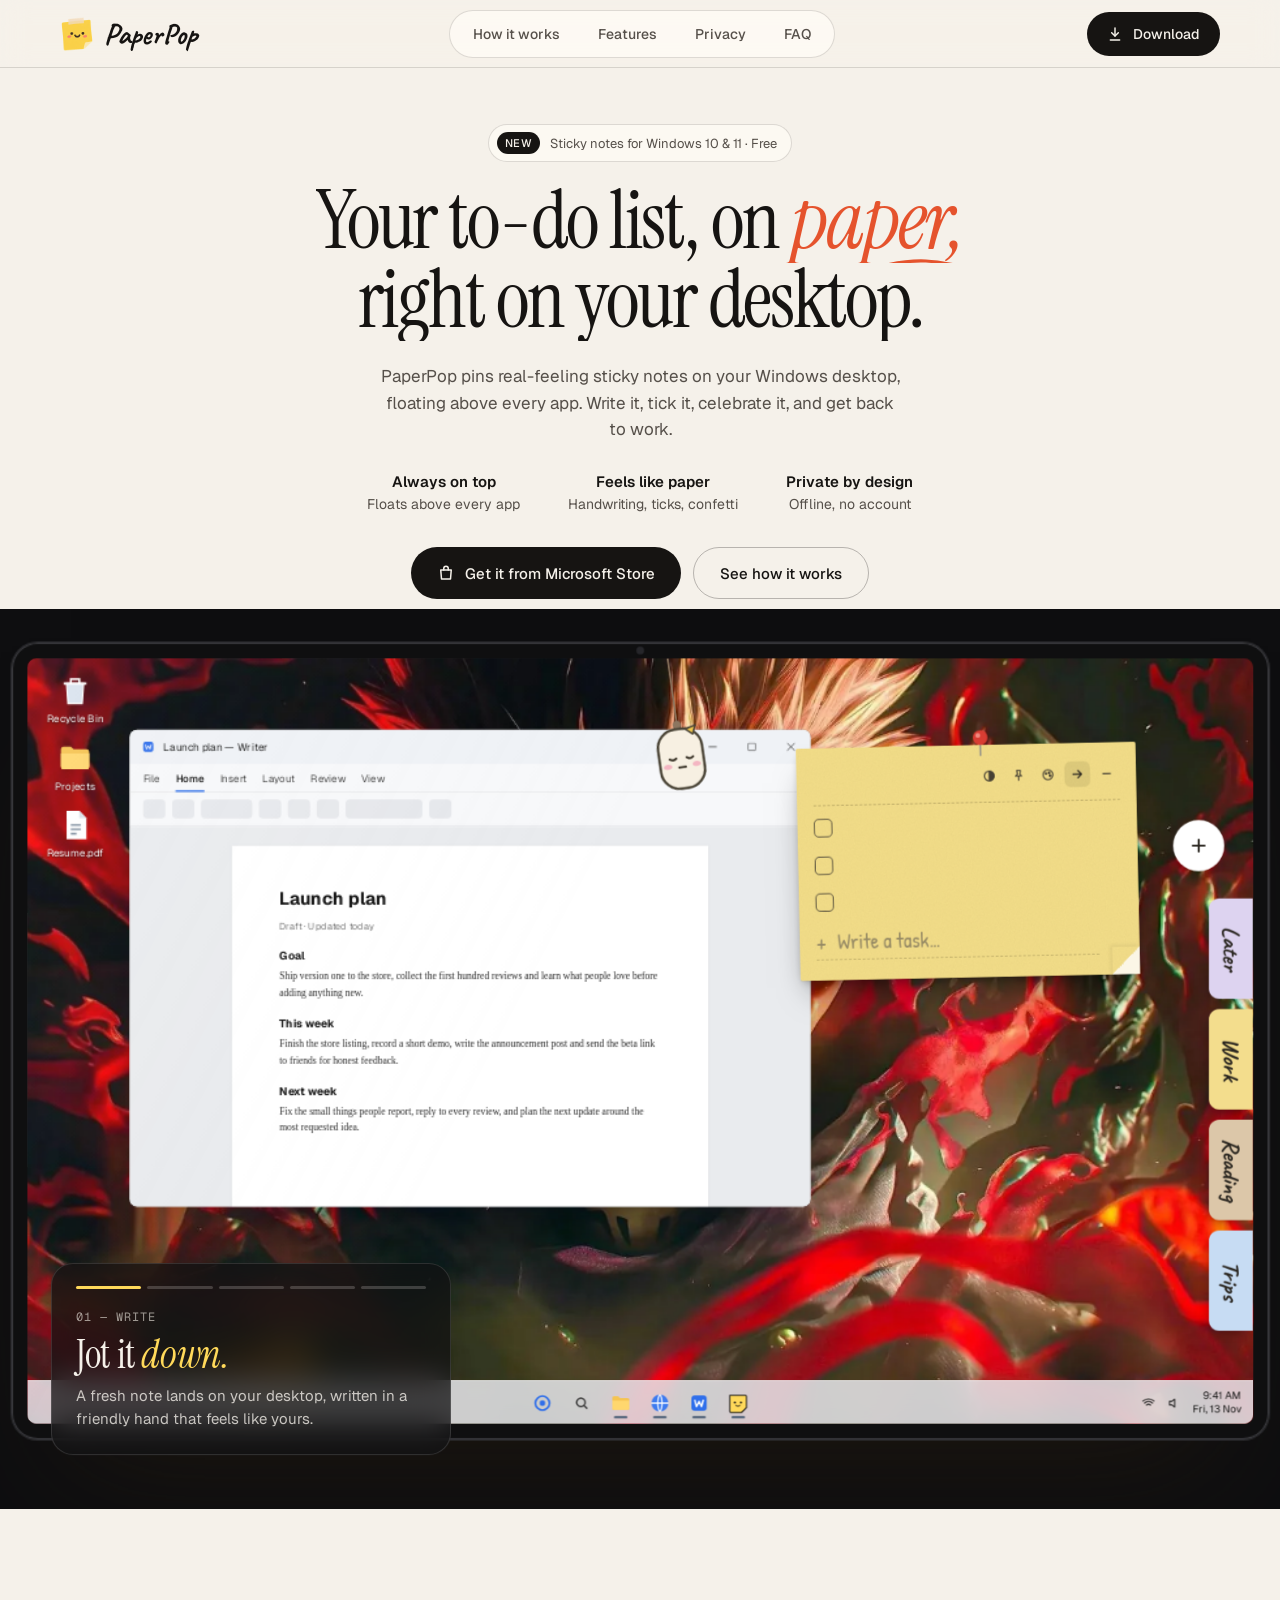
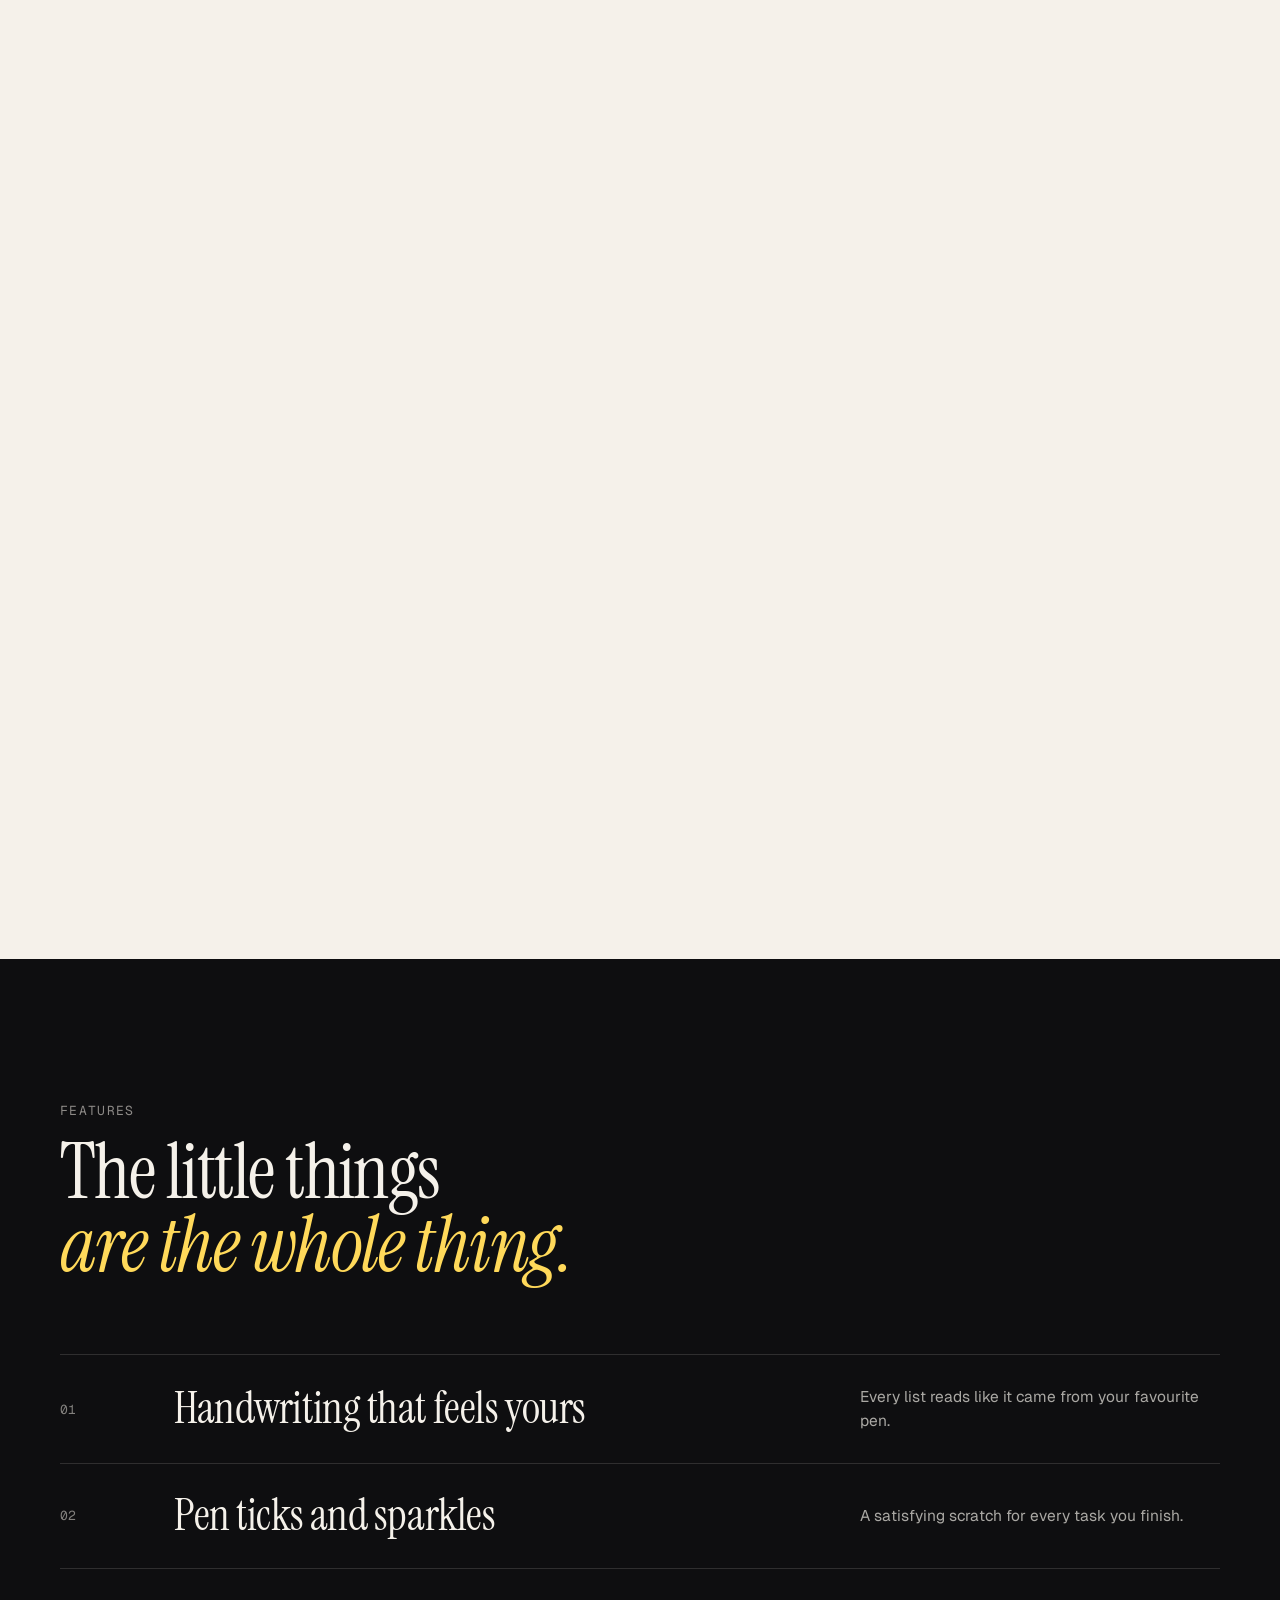
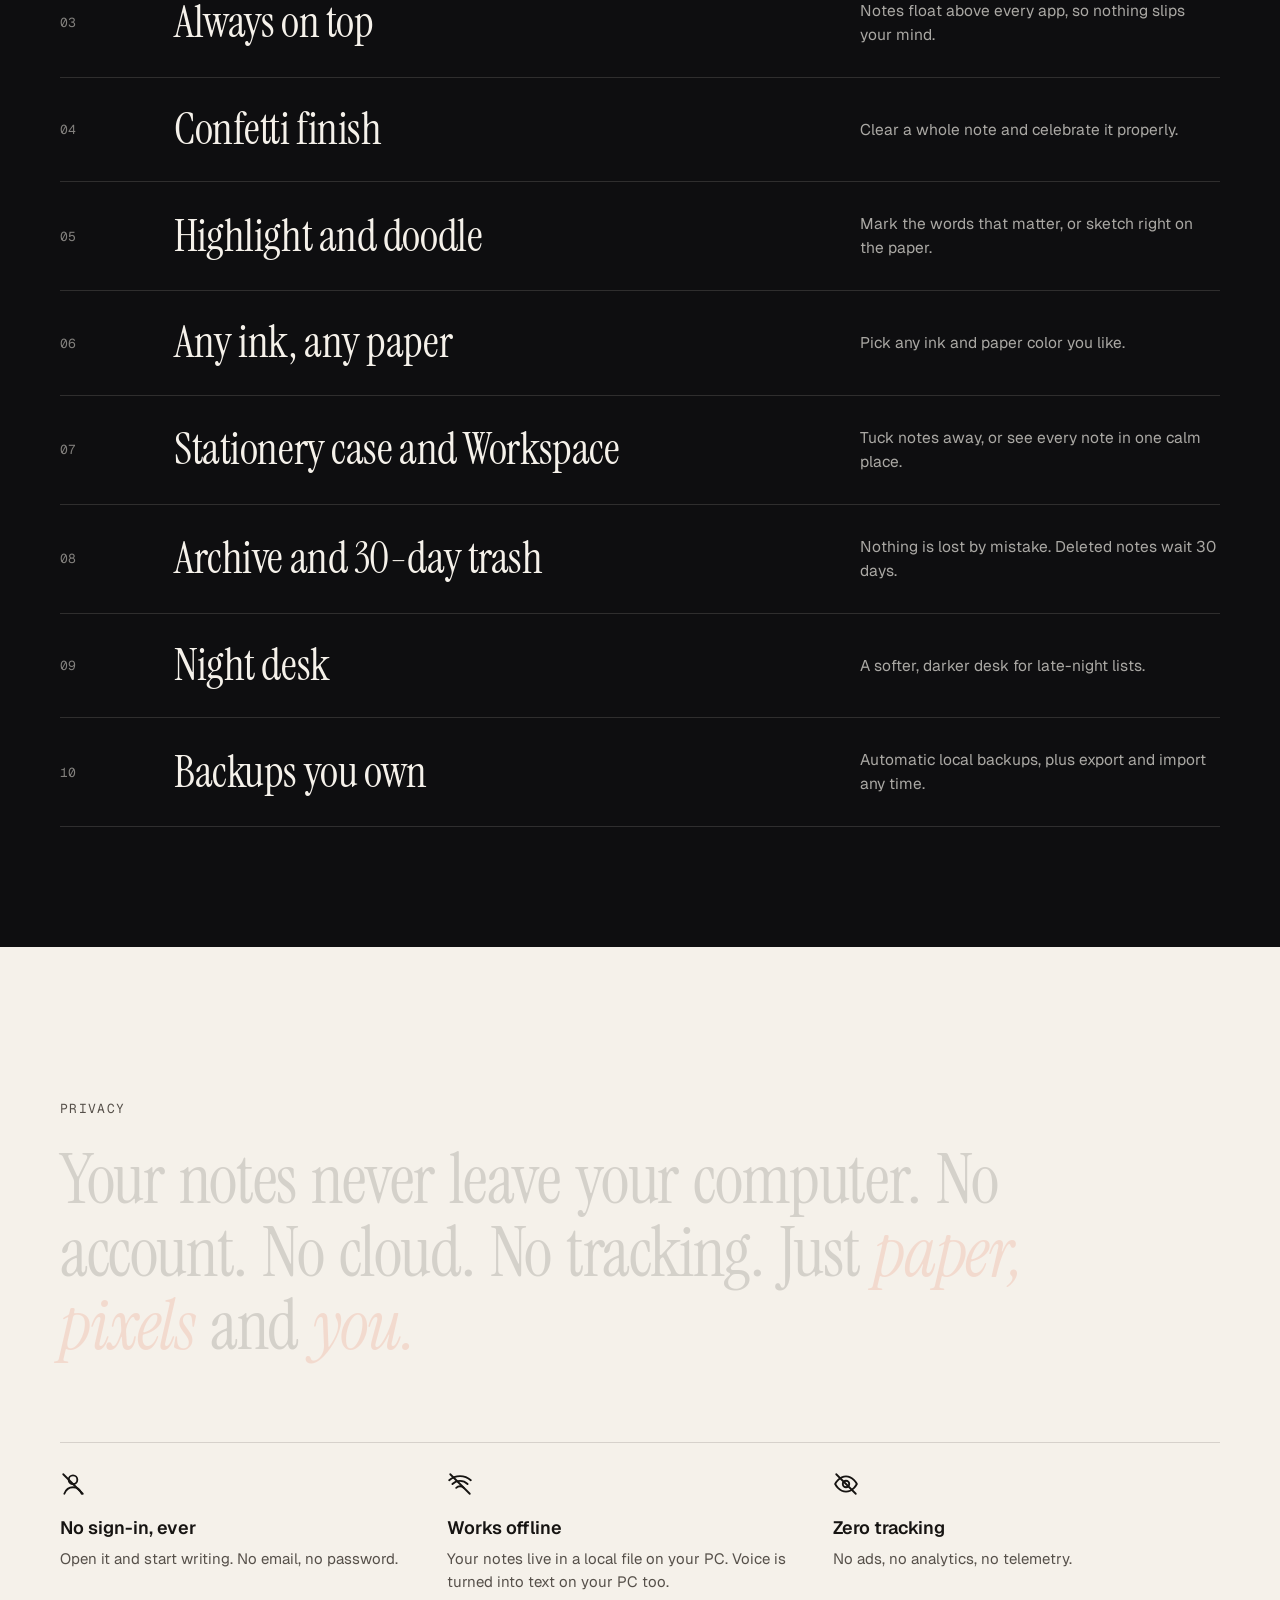
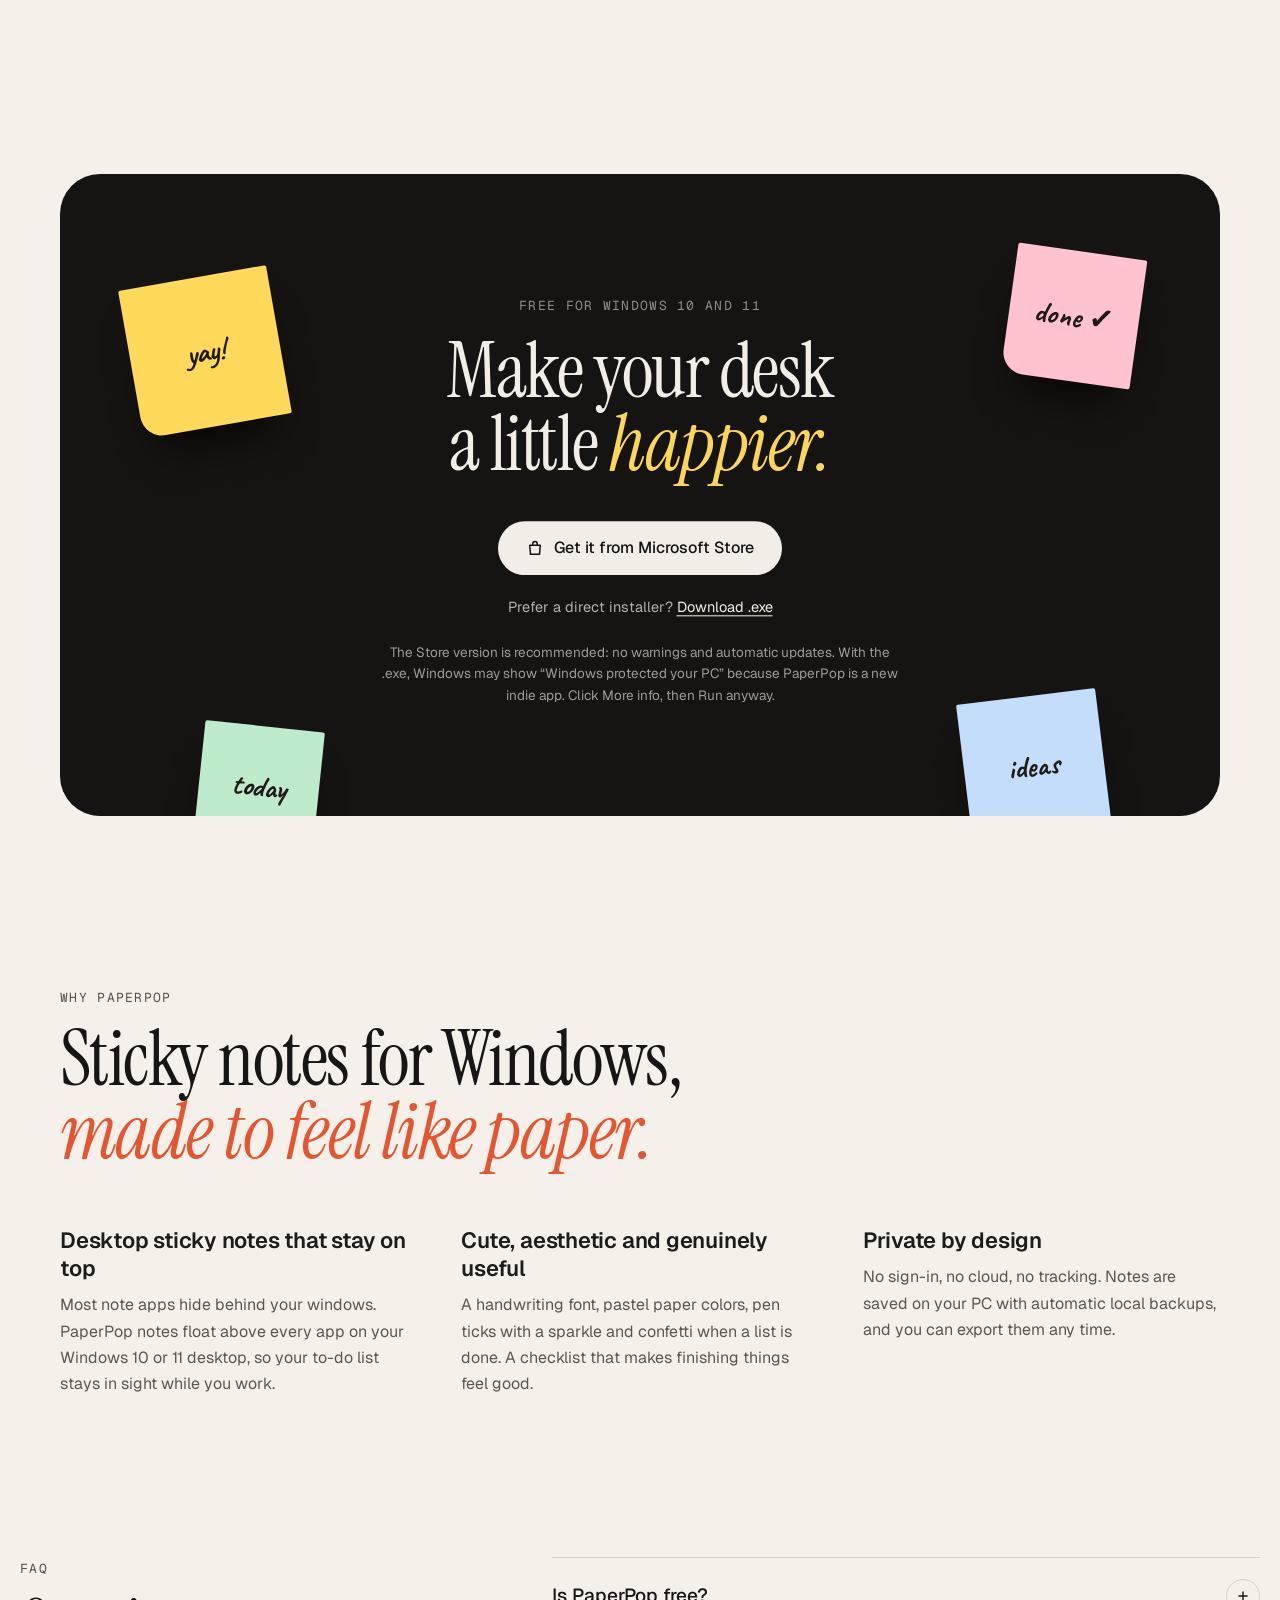
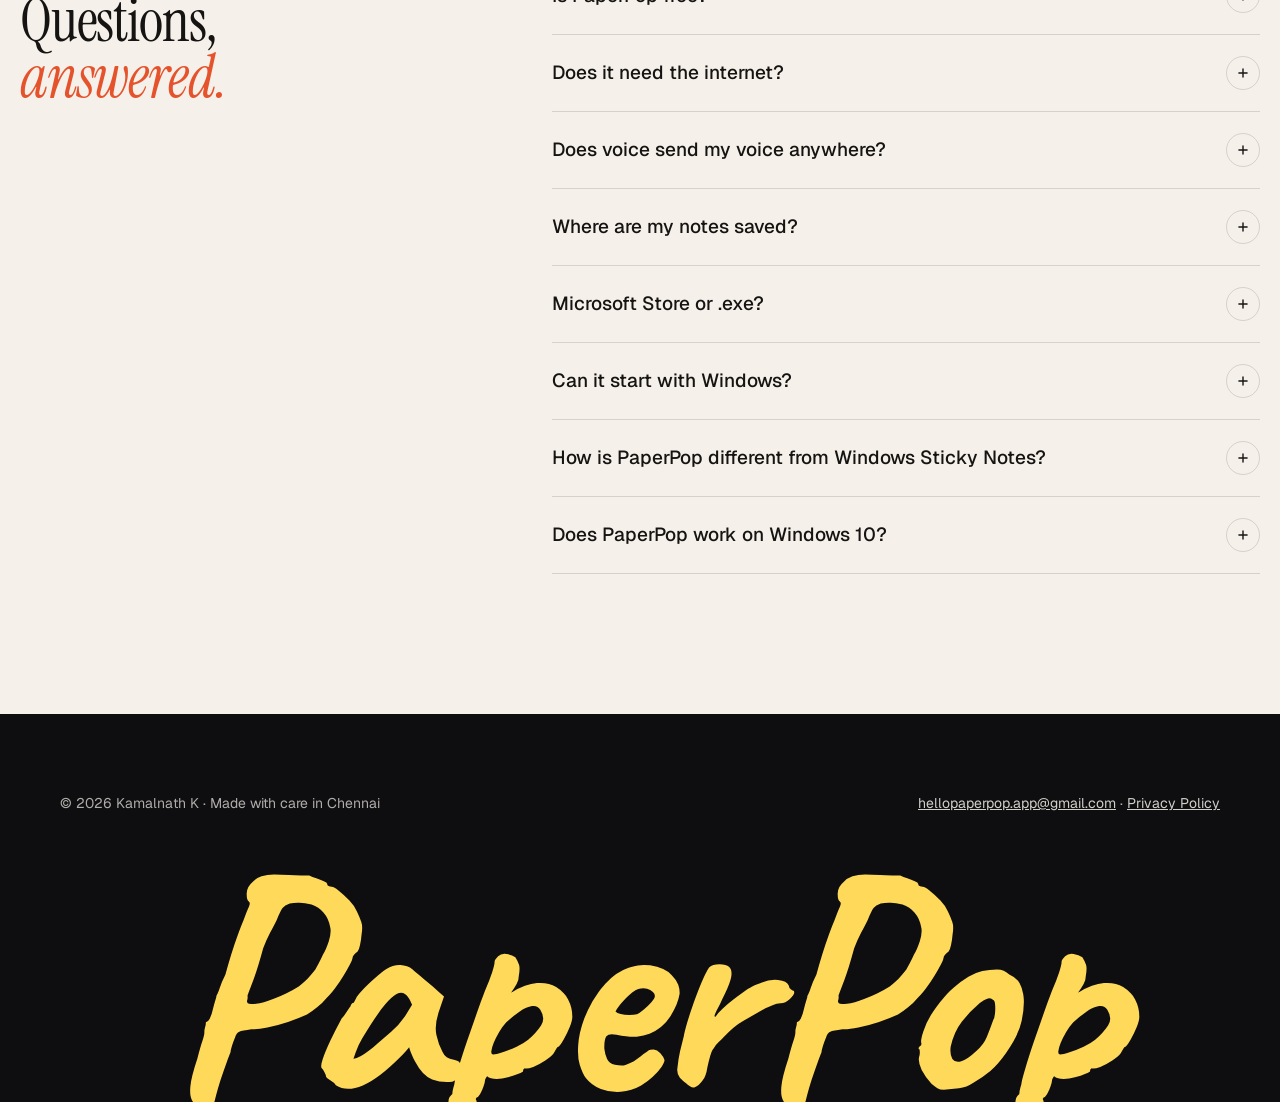
<file: index.html>
<!doctype html>
<html lang="en">
<head>
<meta charset="utf-8">
<meta name="viewport" content="width=device-width, initial-scale=1">
<meta name="google-site-verification" content="6XdWuLOdcMah0lTROHsVCazoLzX5npcmAZkdPbvlQQc" />
<title>PaperPop — Cute Sticky Notes for Windows Desktop (Free)</title>
<meta name="description" content="PaperPop puts aesthetic paper sticky notes on your Windows 10 and 11 desktop. Always on top, handwriting font, pen ticks and confetti. Free, offline, no account.">
<link rel="canonical" href="https://kamalnath9127.github.io/paperpop-site/">
<meta name="robots" content="index, follow, max-image-preview:large">
<meta name="author" content="Kamalnath K">
<meta name="theme-color" content="#F5F1EA">
<meta property="og:type" content="website">
<meta property="og:site_name" content="PaperPop">
<meta property="og:title" content="PaperPop — Sticky notes that float above everything">
<meta property="og:description" content="PaperPop puts aesthetic paper sticky notes on your Windows 10 and 11 desktop. Always on top, handwriting font, pen ticks and confetti. Free, offline, no account.">
<meta property="og:url" content="https://kamalnath9127.github.io/paperpop-site/">
<meta property="og:image" content="https://kamalnath9127.github.io/paperpop-site/assets/og-image.png">
<meta property="og:image:width" content="1200">
<meta property="og:image:height" content="630">
<meta property="og:image:alt" content="PaperPop sticky notes on a Windows desktop">
<meta name="twitter:card" content="summary_large_image">
<meta name="twitter:title" content="PaperPop — Sticky notes that float above everything">
<meta name="twitter:description" content="PaperPop puts aesthetic paper sticky notes on your Windows 10 and 11 desktop. Always on top, handwriting font, pen ticks and confetti. Free, offline, no account.">
<meta name="twitter:image" content="https://kamalnath9127.github.io/paperpop-site/assets/og-image.png">
<meta name="msApplication-PackageFamilyName" content="KamalnathK.PaperPopStickyNotes_70f9eccshp4mt">
<meta name="msApplication-ID" content="9MVPWKV3PTC3">
<link rel="icon" href="assets/favicon-32.png" sizes="32x32" type="image/png">
<link rel="apple-touch-icon" href="assets/apple-touch-icon.png">
<link rel="manifest" href="site.webmanifest">
<link rel="preconnect" href="https://fonts.googleapis.com">
<link rel="preconnect" href="https://fonts.gstatic.com" crossorigin>
<link href="https://fonts.googleapis.com/css2?family=Instrument+Serif:ital@0;1&family=Geist:wght@300;400;500;600;700&family=Geist+Mono:wght@400;500&family=Caveat:wght@500;600;700&family=Patrick+Hand&display=swap" rel="stylesheet">
<script type="application/ld+json">[{"@context": "https://schema.org", "@type": "SoftwareApplication", "name": "PaperPop Sticky Notes", "alternateName": "PaperPop", "url": "https://kamalnath9127.github.io/paperpop-site/", "image": "https://kamalnath9127.github.io/paperpop-site/assets/og-image.png", "description": "PaperPop puts aesthetic paper sticky notes on your Windows 10 and 11 desktop. Always on top, handwriting font, pen ticks and confetti. Free, offline, no account.", "applicationCategory": "ProductivityApplication", "operatingSystem": "Windows 10, Windows 11", "downloadUrl": "https://apps.microsoft.com/detail/9MVPWKV3PTC3", "installUrl": "https://apps.microsoft.com/detail/9MVPWKV3PTC3", "isAccessibleForFree": true, "offers": {"@type": "Offer", "price": "0", "priceCurrency": "USD"}, "author": {"@type": "Person", "name": "Kamalnath K"}, "publisher": {"@type": "Person", "name": "Kamalnath K"}}, {"@context": "https://schema.org", "@type": "FAQPage", "mainEntity": [{"@type": "Question", "name": "Is PaperPop free?", "acceptedAnswer": {"@type": "Answer", "text": "Yes. PaperPop is free to download and use."}}, {"@type": "Question", "name": "Does it need the internet?", "acceptedAnswer": {"@type": "Answer", "text": "No. PaperPop works offline. The only download is the optional voice pack for voice notes (60 MB), once, when you ask for it."}}, {"@type": "Question", "name": "Does voice send my voice anywhere?", "acceptedAnswer": {"@type": "Answer", "text": "No. Voice notes (Experimental, off until you turn them on) turn your speech into text on your PC. The sound stays in memory, is never saved to a file and never sent anywhere."}}, {"@type": "Question", "name": "Where are my notes saved?", "acceptedAnswer": {"@type": "Answer", "text": "Only on your computer, in a local database with automatic backups. Export a .paperpop file any time and import it on another PC."}}, {"@type": "Question", "name": "Microsoft Store or .exe?", "acceptedAnswer": {"@type": "Answer", "text": "The Store version is recommended: it installs without warnings and updates itself. The .exe is a direct install for people who prefer it. Install one, not both."}}, {"@type": "Question", "name": "Can it start with Windows?", "acceptedAnswer": {"@type": "Answer", "text": "Yes. Turn on Start with Windows in Settings and your notes are waiting every time you log in."}}, {"@type": "Question", "name": "How is PaperPop different from Windows Sticky Notes?", "acceptedAnswer": {"@type": "Answer", "text": "PaperPop is built to keep your checklist in sight: notes stay on top of other apps, use a handwriting font, and celebrate finished tasks with pen ticks and confetti. It works offline without any account."}}, {"@type": "Question", "name": "Does PaperPop work on Windows 10?", "acceptedAnswer": {"@type": "Answer", "text": "Yes. PaperPop runs on both Windows 10 and Windows 11."}}]}, {"@context": "https://schema.org", "@type": "WebSite", "name": "PaperPop", "url": "https://kamalnath9127.github.io/paperpop-site/"}]</script>
<style>
body{margin:0;background:#F5F1EA}
a{color:inherit}a:hover{color:inherit}
.pp{--paper:#F5F1EA;--card:#FFFCF6;--ink:#161412;--ink2:#56504A;--night:#0E0E10;--tom:#E5532D;--yel:#FFD95A;--pink:#FFC2CF;--mint:#BDEBCB;--sky:#C4DDFB;--hair:rgba(22,20,18,.14);font-family:Geist,system-ui,sans-serif;color:var(--ink);background:var(--paper);overflow-x:clip;-webkit-font-smoothing:antialiased;text-rendering:optimizeLegibility}
.pp *{box-sizing:border-box}
.serif{font-family:'Instrument Serif',Georgia,serif;font-weight:400;letter-spacing:-.01em}
.mono{font-family:'Geist Mono',ui-monospace,monospace}
.hand{font-family:Caveat,cursive}
.wrap{max-width:1240px;margin:0 auto;padding:0 40px}

/* nav */
.nav{position:sticky;top:0;z-index:80;transition:background .4s,border-color .4s}
.nav .in{max-width:1240px;margin:0 auto;padding:0 40px;height:68px;display:flex;align-items:center;justify-content:space-between;gap:20px}
.navbg{position:absolute;inset:0;background:rgba(245,241,234,.72);backdrop-filter:saturate(1.4) blur(14px);-webkit-backdrop-filter:saturate(1.4) blur(14px);border-bottom:1px solid var(--hair);z-index:-1}
.logo{display:flex;align-items:center;gap:10px;text-decoration:none;font-family:Caveat,cursive;font-weight:700;font-size:30px;color:var(--ink)}
.links{display:flex;gap:30px;align-items:center;font-size:14px;font-weight:500}
.links a.l{text-decoration:none;color:var(--ink2)}
.links a.l:hover{color:var(--ink)}
.btn{display:inline-flex;align-items:center;justify-content:center;gap:10px;min-height:46px;padding:0 22px;border-radius:999px;font-weight:500;font-size:15px;text-decoration:none;transition:transform .35s cubic-bezier(.2,.8,.2,1),background .3s,color .3s}
.btn:hover{transform:translateY(-2px)}
.b-ink{background:var(--ink);color:var(--paper)}
.b-ink:hover{color:#fff;background:#000}
.b-line{border:1px solid rgba(22,20,18,.28);color:var(--ink)}
.b-line:hover{border-color:var(--ink)}
.b-tom{background:var(--tom);color:#fff}
.b-tom:hover{color:#fff;background:#d4441f}
.b-cream{background:var(--paper);color:var(--ink)}
.b-cream:hover{color:var(--ink);background:#fff}
.b-ghostd{border:1px solid rgba(245,241,234,.35);color:var(--paper)}
.b-ghostd:hover{color:#fff;border-color:var(--paper)}

/* film */
.film{position:relative;height:100vh;min-height:620px;overflow:hidden;background:var(--paper)}
.hero2{padding:56px 0 10px;text-align:center}
.htx2{display:flex;flex-direction:column;align-items:center}
.hero2 .h1{font-size:clamp(46px,6.4vw,104px)}
.hpts{display:grid;grid-template-columns:repeat(3,auto);justify-content:center;gap:16px 48px;margin:30px 0 0}
.hpts div{display:flex;flex-direction:column;gap:4px;text-align:center}
.hpts b{font-size:15px;font-weight:600}
.hpts span{font-size:14px;color:var(--ink2)}
.hero2 .hcta{margin-top:34px}
.pillnav{display:flex;gap:2px;padding:5px;border:1px solid var(--hair);border-radius:999px;background:rgba(255,252,246,.8)}
.pillnav a{text-decoration:none;font-size:14px;font-weight:500;color:var(--ink2);padding:9px 18px;border-radius:999px;transition:background .25s,color .25s}
.pillnav a:hover{background:var(--ink);color:var(--paper)}
.dlpill{min-height:44px;padding:0 20px;font-size:14px}
.mon{position:relative;background:#0F0F10;border-radius:20px;padding:1.25%;box-shadow:0 0 0 1px #2B2B2E,inset 0 0 0 1px #3A3A3E,0 60px 90px -45px rgba(40,30,15,.55)}
.mon::after{content:"";position:absolute;top:.45%;left:50%;width:6px;height:6px;margin-left:-3px;border-radius:50%;background:#26262A}
.neck{position:relative;width:14%;height:clamp(40px,min(8vw,10vh),112px);margin:0 auto;background:linear-gradient(90deg,#A9ADB2,#E6E8EB 38%,#D3D6DA 62%,#9EA2A8);clip-path:polygon(8% 0,92% 0,100% 100%,0 100%)}
.mfoot{position:relative;width:32%;height:clamp(8px,1.1vw,14px);margin:0 auto;border-radius:8px 8px 3px 3px;background:linear-gradient(#F0F2F4,#B4B8BD)}
.grass{position:absolute;left:-16%;width:132%;height:auto;bottom:-3%;pointer-events:none;z-index:2;-webkit-mask-image:linear-gradient(to bottom,#000 70%,transparent 100%),linear-gradient(to right,transparent 0,#000 12%,#000 88%,transparent 100%);-webkit-mask-composite:source-in;mask-image:linear-gradient(to bottom,#000 70%,transparent 100%),linear-gradient(to right,transparent 0,#000 12%,#000 88%,transparent 100%);mask-composite:intersect}
@media (max-width:700px){.hpts{grid-template-columns:minmax(0,1fr);gap:12px}.pillnav{display:none}}
.htx{position:absolute;left:0;right:0;top:10vh;text-align:center;padding:0 20px;z-index:2}
.kick{display:inline-flex;align-items:center;gap:10px;font-size:13px;color:var(--ink2);padding:7px 14px 7px 8px;border:1px solid var(--hair);border-radius:999px;background:rgba(255,252,246,.7)}
.kick b{display:inline-grid;place-items:center;height:22px;padding:0 8px;border-radius:999px;background:var(--ink);color:var(--paper);font-weight:500;font-size:11px;letter-spacing:.04em}
.h1{font-size:clamp(54px,8.2vw,128px);line-height:.9;margin:22px 0 0;letter-spacing:-.025em}
.h1 .ln{display:block;overflow:hidden;padding-bottom:.06em}
.h1 .ln > span{display:inline-block}
.h1 em{font-style:italic;color:var(--tom);position:relative}
.h1 em svg{position:absolute;left:-2%;bottom:-.02em;width:104%;height:.22em;overflow:visible}
.hsub{max-width:520px;margin:22px auto 0;font-size:17px;line-height:1.55;color:var(--ink2)}
.hcta{display:flex;justify-content:center;gap:12px;margin-top:26px;flex-wrap:wrap}
.scrollhint{position:absolute;left:50%;bottom:22px;z-index:3;margin-left:-60px;width:120px;text-align:center;font-size:12px;color:var(--ink2);z-index:2}
.rig{position:absolute;left:50%;top:0;width:min(1080px,88vw,calc((100vh - 170px) * 1.32));z-index:1;will-change:transform}
.mimg{display:block;width:100%;height:auto;user-select:none;-webkit-user-drag:none;-webkit-mask-image:linear-gradient(to bottom,transparent 0,#000 7%,#000 93%,transparent 100%),linear-gradient(to right,transparent 0,#000 7%,#000 93%,transparent 100%);-webkit-mask-composite:source-in;mask-image:linear-gradient(to bottom,transparent 0,#000 7%,#000 93%,transparent 100%),linear-gradient(to right,transparent 0,#000 7%,#000 93%,transparent 100%);mask-composite:intersect}
.lid{position:relative;background:#0A0A0B;border-radius:2.1% 2.1% .9% .9% / 3.4% 3.4% 1.4% 1.4%;padding:2.2% 2.2% 3.4%;box-shadow:0 0 0 1.5px #BFC3C8,0 0 0 2.5px #7D8187,0 60px 110px -40px rgba(20,14,8,.6),0 30px 50px -30px rgba(20,14,8,.4)}
.cam{position:absolute;top:1%;left:50%;width:7px;height:7px;margin-left:-3.5px;border-radius:50%;background:#1C1C20;box-shadow:inset 0 0 0 1.5px #2A2A30}
.screen{position:relative;width:100%;aspect-ratio:16/10;overflow:hidden;border-radius:7px;background:#1A1210}
.wallimg{position:absolute;inset:0;width:100%;height:100%;object-fit:cover}
.glare{position:absolute;inset:0;z-index:60;pointer-events:none;background:linear-gradient(118deg,rgba(255,255,255,.09) 0%,rgba(255,255,255,.03) 30%,rgba(255,255,255,0) 42%)}
.deck{position:relative;width:114%;margin-left:-7%;height:clamp(10px,1.6vw,20px);border-radius:0 0 50% 50% / 0 0 100% 100%;background:linear-gradient(#ECEEF1,#C9CDD2 45%,#9599A0)}
.deck::before{content:"";position:absolute;left:43%;width:14%;top:0;height:46%;border-radius:0 0 10px 10px;background:linear-gradient(#A8ACB2,#C9CDD2)}
.floor{width:90%;height:40px;margin:-10px auto 0;background:radial-gradient(closest-side,rgba(20,14,8,.35),rgba(20,14,8,0));filter:blur(6px)}

/* desktop canvas (1440 x 900) */
.dc{position:absolute;left:0;top:0;width:1440px;height:900px;transform-origin:0 0;font-family:'Segoe UI Variable','Segoe UI',Geist,system-ui,sans-serif;color:#1B1B1B}
.wall{position:absolute;inset:0;background:radial-gradient(900px 620px at 72% 28%,#7EB3F7 0%,rgba(126,179,247,0) 62%),radial-gradient(760px 520px at 18% 86%,#F6AE8E 0%,rgba(246,174,142,0) 58%),radial-gradient(700px 520px at 96% 96%,#8A6BE6 0%,rgba(138,107,230,0) 60%),linear-gradient(160deg,#0B2240 0%,#14457A 48%,#0A1C36 100%)}
.dicons{position:absolute;left:18px;top:18px;display:flex;flex-direction:column;gap:18px}
.dicon{width:76px;display:flex;flex-direction:column;align-items:center;gap:5px;font-size:12px;color:#fff;text-shadow:0 1px 2px rgba(0,0,0,.6);text-align:center}
.win{position:absolute;border-radius:9px;overflow:hidden;background:#FAFAFA;box-shadow:0 30px 60px -20px rgba(0,8,20,.55),0 0 0 1px rgba(0,0,0,.18)}
.tbar{height:40px;display:flex;align-items:center;justify-content:space-between;padding-left:14px;background:#EFF2F6;font-size:12.5px;color:#222}
.tbar .t{display:flex;align-items:center;gap:10px}
.ctl{display:flex;height:40px}
.ctl span{width:46px;display:grid;place-items:center}
.w1{left:120px;top:84px;width:800px;height:560px}
.ribbon{display:flex;gap:18px;padding:0 16px;height:34px;align-items:center;font-size:12px;color:#444;background:#F7F8FA;border-bottom:1px solid #E3E5E8}
.ribbon b{font-weight:600;color:#1B1B1B;border-bottom:2px solid #2F6FEB;padding-bottom:6px;margin-top:8px}
.tools{display:flex;gap:8px;padding:8px 16px;background:#F7F8FA;border-bottom:1px solid #E3E5E8}
.tools span{width:26px;height:22px;border-radius:5px;background:#E6E8EC}
.doc{position:absolute;left:0;right:0;top:114px;bottom:0;background:#E9EBEE;display:flex;justify-content:center;padding-top:22px}
.sheet{width:560px;background:#fff;box-shadow:0 1px 3px rgba(0,0,0,.12);padding:46px 56px;font-family:Georgia,serif;font-size:11.5px;line-height:1.65;color:#2A2A2A}
.sheet h4{font-family:'Segoe UI',Geist,sans-serif;font-size:21px;margin:0 0 4px;color:#111}
.sheet h5{font-family:'Segoe UI',Geist,sans-serif;font-size:13px;margin:16px 0 4px;color:#111}
.sheet p{margin:0 0 8px}
.w2{left:420px;top:330px;width:600px;height:420px;z-index:3}
.tabs{height:40px;display:flex;align-items:flex-end;gap:4px;padding:0 0 0 10px;background:#DEE6F0}
.tab{height:32px;padding:0 14px;display:flex;align-items:center;gap:8px;border-radius:8px 8px 0 0;background:#FAFAFA;font-size:12px}
.addr{margin:8px 12px;height:30px;border-radius:15px;background:#EEF1F5;display:flex;align-items:center;gap:8px;padding:0 12px;font-size:12px;color:#555}
.page{padding:6px 18px;display:flex;gap:16px}
.pimg{width:220px;height:230px;border-radius:12px;background:radial-gradient(circle at 40% 45%,#F7C873 0 22%,#E98B3C 23% 40%,#C2562A 41% 52%,#F2E6D4 53%)}
.ptx h6{font-family:Georgia,serif;font-size:24px;margin:4px 0 8px;font-weight:600;color:#1C1C1C}
.ptx p{margin:0 0 8px;font-size:12px;line-height:1.6;color:#4A4A4A}
.chip2{display:inline-block;font-size:11px;padding:3px 9px;border-radius:999px;background:#F1E7DA;margin-right:6px;color:#6B4A2A}
.task{position:absolute;left:0;right:0;bottom:0;height:52px;z-index:40;background:rgba(238,240,245,.82);backdrop-filter:blur(18px);-webkit-backdrop-filter:blur(18px);border-top:1px solid rgba(255,255,255,.5);display:flex;align-items:center;justify-content:center}
.ti{width:40px;height:40px;border-radius:8px;display:grid;place-items:center;position:relative}
.ti.on::after{content:"";position:absolute;bottom:2px;left:50%;width:16px;height:3px;margin-left:-8px;border-radius:3px;background:#5B6B80}
.tis{display:flex;gap:6px;align-items:center}
.tray{position:absolute;right:14px;top:0;height:52px;display:flex;align-items:center;gap:14px;font-size:12px;line-height:1.3;text-align:right}

/* notes */
.note{position:absolute;padding:14px 18px 22px;border-radius:2px;z-index:20;box-shadow:0 1px 1px rgba(0,0,0,.08),0 22px 34px -14px rgba(0,0,0,.55),0 4px 10px -4px rgba(0,0,0,.3)}
.note::after{content:"";position:absolute;right:0;bottom:0;width:30px;height:30px;background:linear-gradient(135deg,rgba(0,0,0,0) 50%,#FBF6E6 50%);box-shadow:-2px -2px 4px rgba(0,0,0,.07)}
.pin{position:absolute;top:-17px;left:52%;width:18px;height:30px;z-index:3}
.grain{position:absolute;inset:0;width:100%;height:100%;mix-blend-mode:multiply;opacity:.35;pointer-events:none}
.ntop{display:flex;align-items:center;justify-content:space-between;gap:10px;padding-bottom:8px;margin-bottom:8px;border-bottom:1.6px dashed rgba(60,50,20,.3)}
.nh{font-family:Caveat,cursive;font-weight:700;font-size:40px;line-height:1;margin:0;color:#2A2620}
.ntools{display:flex;gap:4px;align-items:center}
.ntools i{width:28px;height:28px;border-radius:7px;display:grid;place-items:center}
.ntools i.on{background:rgba(60,50,20,.1)}
.r{display:flex;align-items:flex-start;gap:12px;font-family:'Patrick Hand',Caveat,cursive;font-size:25px;line-height:1.3;margin:8px 0;position:relative;color:#2A2620}
.cb{flex:0 0 auto;width:20px;height:20px;margin-top:6px;border:1.8px solid #4A4436;border-radius:5px;position:relative}
.cb svg{position:absolute;left:-4px;top:-10px;width:32px;height:32px;overflow:visible}
.tx{position:relative;display:inline-block}
.st{position:absolute;left:-4px;right:-4px;top:36%;height:10px;transform-origin:left center}
.st svg{display:block;width:100%;height:100%}
.hl{position:relative;display:inline-block;padding:0 3px}
.hlb{position:absolute;inset:3px -1px 2px;background:#EDB52C;border-radius:2px;transform-origin:left center}
.hl > span:last-child{position:relative}
.wr{display:inline-block}
.add{display:flex;align-items:center;gap:12px;font-family:'Patrick Hand',cursive;font-size:23px;color:#9A8E68;margin-top:10px;padding-bottom:4px;border-bottom:1.4px dashed rgba(60,50,20,.25);margin-right:26px}
.na{left:920px;top:112px;width:370px;background:#F7E28C;rotate:-1.2deg}
.nb{left:1000px;top:488px;width:330px;background:#DDD3F0;rotate:1.4deg}
.nc{left:200px;top:540px;width:300px;background:#C7DCF3;rotate:-1deg}
.charm{position:absolute;top:0;left:720px;width:64px;z-index:30;transform-origin:50% 0}
.charm i{display:block;width:2px;height:80px;margin:0 auto -6px;background:#8C7660}
.tabs2{position:absolute;right:0;top:282px;display:flex;flex-direction:column;gap:12px;z-index:15}
.tb{width:52px;height:118px;border-radius:12px 0 0 12px;display:grid;place-items:center;box-shadow:-4px 6px 14px -6px rgba(0,0,0,.45)}
.tb span{writing-mode:vertical-rl;font-family:Caveat,cursive;font-weight:700;font-size:28px;color:#2A2620}
.plusb{position:absolute;right:34px;top:190px;width:60px;height:60px;border-radius:50%;background:#fff;display:grid;place-items:center;z-index:16;box-shadow:0 10px 24px -8px rgba(0,0,0,.45)}
.spk{position:absolute;width:20px;height:20px;transform:scale(0);z-index:3}
.toast{position:absolute;left:50%;bottom:84px;z-index:45;display:flex;align-items:center;gap:8px;padding:14px 18px;border-radius:16px;background:rgba(20,20,22,.86);backdrop-filter:blur(10px);-webkit-backdrop-filter:blur(10px);color:#F5F1EA;font-size:15px;font-weight:500;transform:translateX(-50%);opacity:0;white-space:nowrap}
.k{display:inline-grid;place-items:center;min-width:44px;height:38px;padding:0 10px;border-radius:9px;background:#F5F1EA;color:#161412;box-shadow:0 3px 0 #9C948A;font-size:14px;font-weight:600}
.badge{position:absolute;left:820px;top:262px;z-index:46;display:flex;align-items:center;gap:8px;padding:9px 14px;border-radius:999px;background:#161412;color:#F5F1EA;font-size:14px;font-weight:500;opacity:0;white-space:nowrap;box-shadow:0 10px 20px -8px rgba(0,0,0,.5)}
.cur{position:absolute;left:0;top:0;z-index:50;pointer-events:none;opacity:0}
.cur .tg{position:absolute;left:20px;top:22px;white-space:nowrap;font-size:14px;font-weight:600;color:#fff;padding:5px 11px;border-radius:6px 999px 999px 999px;box-shadow:0 8px 16px -6px rgba(0,0,0,.4)}
.cf{position:absolute;left:1120px;top:250px;width:11px;height:16px;border-radius:2px;opacity:0;z-index:48}
.stamp{position:absolute;left:1040px;top:270px;z-index:47;font-family:Caveat,cursive;font-weight:700;font-size:56px;color:var(--tom);border:4px solid var(--tom);border-radius:14px;padding:0 18px;rotate:-12deg;transform:scale(0);background:rgba(255,252,246,.4)}

/* captions */
.caps{position:absolute;left:4vw;bottom:6vh;width:min(400px,88vw);z-index:5;padding:22px 24px 24px;border-radius:22px;background:rgba(18,18,20,.74);backdrop-filter:blur(16px) saturate(1.3);-webkit-backdrop-filter:blur(16px) saturate(1.3);border:1px solid rgba(255,255,255,.12);color:var(--paper);opacity:0}
.dots{display:flex;gap:6px;margin-bottom:16px}
.dots span{flex:1;height:3px;border-radius:3px;background:rgba(245,241,234,.2)}
.cgrid{display:grid}
.cap{grid-area:1/1;opacity:0}
.cap .n{font-size:12px;letter-spacing:.08em;color:rgba(245,241,234,.6)}
.cap h3{font-size:40px;line-height:1;margin:8px 0 10px}
.cap h3 em{color:var(--yel)}
.cap p{margin:0;font-size:15px;line-height:1.55;color:rgba(245,241,234,.78)}

/* features */
.feat{background:var(--night);color:var(--paper);padding:140px 0 120px}
.eyb{font-size:13px;letter-spacing:.1em;text-transform:uppercase;color:rgba(245,241,234,.55)}
.h2{font-size:clamp(46px,6vw,92px);line-height:.95;margin:16px 0 0;letter-spacing:-.02em}
.h2 em{font-style:italic;color:var(--yel)}
.flist{margin-top:72px;border-bottom:1px solid rgba(245,241,234,.14)}
.fr{position:relative;display:grid;grid-template-columns:90px minmax(0,1fr) minmax(0,360px);gap:24px;align-items:center;padding:30px 0;border-top:1px solid rgba(245,241,234,.14);transition:padding .5s cubic-bezier(.2,.8,.2,1)}
.fr .num{font-size:13px;color:rgba(245,241,234,.5)}
.fr h3{font-size:clamp(30px,3.4vw,52px);line-height:1;margin:0;transition:transform .5s cubic-bezier(.2,.8,.2,1),color .3s}
.fr p{margin:0;font-size:15.5px;line-height:1.55;color:rgba(245,241,234,.68)}
.fr:hover h3{transform:translateX(18px);color:#fff}
.fr .mn{position:absolute;right:390px;top:50%;width:330px;z-index:5;pointer-events:none;opacity:0;transform:translateY(-50%) rotate(-6deg) scale(.7);transition:opacity .35s,transform .55s cubic-bezier(.2,.8,.2,1)}
.fr .mn.wd{width:380px}
.fr:hover .mn{opacity:1;transform:translateY(-50%) rotate(-2deg) scale(1)}
.pv{position:relative;border-radius:20px;background:#F8F5EF;padding:28px 26px;color:#2A2620;font-family:Geist,sans-serif;text-align:left;box-shadow:0 40px 70px -28px rgba(0,0,0,.85),0 0 0 1px rgba(255,255,255,.08)}
.pn{position:relative;padding:14px 16px 16px;border-radius:2px;box-shadow:0 16px 24px -12px rgba(0,0,0,.4),0 2px 4px rgba(0,0,0,.08)}
.pn .pin{position:absolute;top:-15px;left:52%;width:15px;height:26px}
.pnt{font-family:Caveat,cursive;font-weight:700;font-size:28px;line-height:1;margin:0 0 6px;padding-bottom:6px;border-bottom:1.4px dashed rgba(60,50,20,.3)}
.pr{display:flex;align-items:flex-start;gap:9px;font-family:'Patrick Hand',Caveat,cursive;font-size:19px;line-height:1.3;margin:5px 0;color:#2A2620}
.pcb{flex:0 0 auto;width:15px;height:15px;margin-top:4px;border:1.6px solid #4A4436;border-radius:4px;position:relative}
.pcb svg{position:absolute;left:-3px;top:-9px;width:24px;height:24px;overflow:visible}
.ptx{position:relative}
.ptx.done{color:#8C7F5A}
.ptx .ps{position:absolute;left:-2px;right:-2px;top:36%;width:calc(100% + 4px);height:8px}
.phl{background:#EDB52C;border-radius:2px;padding:0 3px}
.phl.pkh{background:#F4A8C0}
.padd{font-family:'Patrick Hand',cursive;font-size:17px;color:#9A8E68;margin-top:8px;padding-bottom:2px;border-bottom:1.2px dashed rgba(60,50,20,.25)}
.pwin{border-radius:10px;background:#fff;box-shadow:0 10px 24px -12px rgba(0,0,0,.3),0 0 0 1px rgba(0,0,0,.08);overflow:hidden;width:78%}
.pwb{display:flex;align-items:center;gap:6px;height:28px;padding:0 10px;background:#EEF1F5;font-size:11px;color:#555}
.pwb span{flex:1}
.pwb i{width:8px;height:8px;border-radius:50%;background:#D6D9DE}
.pwl{padding:14px;display:flex;flex-direction:column;gap:9px}
.pwl b{height:8px;border-radius:4px;background:#E6E8EC;width:70%}
.ptag{position:absolute;left:22px;bottom:14px;font-size:12px;font-weight:600;background:#161412;color:#F5F1EA;padding:6px 11px;border-radius:999px}
.pconf i{position:absolute;width:8px;height:12px;border-radius:2px}
.pstamp{position:absolute;right:18px;top:22px;font-family:Caveat,cursive;font-weight:700;font-size:30px;color:#D93D33;border:3px solid #D93D33;border-radius:10px;padding:0 10px;rotate:-10deg;background:rgba(255,252,246,.6)}
.plab{margin:0 0 8px;font-size:12px;letter-spacing:.08em;text-transform:uppercase;color:#8A8278}
.prow{display:flex;align-items:flex-end;gap:10px}
.psw{width:34px;height:34px;border-radius:8px;box-shadow:inset 0 0 0 1px rgba(0,0,0,.06)}
.psw.on{box-shadow:0 0 0 2.5px #2A2620}
.pws{display:flex;gap:14px;padding:18px}
.pside{display:flex;flex-direction:column;gap:6px;width:92px;font-size:11.5px;color:#6B635A}
.pside b{font-size:22px;color:#2A2620;margin-bottom:6px}
.pside span{padding:5px 8px;border-radius:7px}
.pside span.on{background:#fff;color:#2A2620;font-weight:600;box-shadow:0 1px 3px rgba(0,0,0,.08)}
.pgrid{flex:1;display:grid;grid-template-columns:repeat(3,minmax(0,1fr));gap:8px}
.pgc{height:66px;border-radius:5px;padding:7px 8px;display:flex;flex-direction:column;justify-content:space-between}
.pgc span{font-family:Caveat,cursive;font-weight:700;font-size:18px;line-height:1}
.pgc em{font-style:normal;font-size:10px;color:rgba(42,38,32,.65)}
.ph{margin:0;font-size:20px;font-weight:600}
.psub{margin:4px 0 14px;font-size:12.5px;color:#7A7268}
.parow{display:flex;align-items:center;gap:12px;padding:10px 12px;margin-top:8px;border-radius:12px;background:#FFFDF9;box-shadow:0 0 0 1px rgba(0,0,0,.06)}
.parow > div{flex:1;display:flex;flex-direction:column}
.parow b{font-size:14px}
.parow em{font-style:normal;font-size:11.5px;color:#7A7268}
.pdot{width:26px;height:26px;border-radius:6px}
.prest{font-size:12px;font-weight:600;background:#F2D27A;padding:7px 12px;border-radius:8px}
.pdark{background:#1C1B22;color:#ECE6DA}
.ptop{display:flex;align-items:center;gap:10px}
.ptop b{flex:1;font-size:16px}
.ptog{width:42px;height:24px;border-radius:999px;background:#F2C14E;position:relative}
.ptog i{position:absolute;right:3px;top:3px;width:18px;height:18px;border-radius:50%;background:#1C1B22}
.pdata{display:flex;align-items:center;gap:14px;margin-top:12px;padding:14px;border-radius:14px;background:#FFFDF9;box-shadow:0 0 0 1px rgba(0,0,0,.06)}
.pdata > div:first-child{flex:1;display:flex;flex-direction:column;gap:3px}
.pdata b{font-size:14px}
.pdata em{font-style:normal;font-size:11.5px;color:#7A7268}
.pbtns{display:flex;gap:6px}
.pbtns span{font-size:12px;font-weight:500;padding:8px 11px;border-radius:9px;background:#fff;box-shadow:0 0 0 1px rgba(0,0,0,.12)}
.pfile{display:inline-flex;align-items:center;gap:8px;margin-top:14px;font-family:'Geist Mono',monospace;font-size:12px;padding:8px 12px;border-radius:999px;background:#F2D27A}
.fr .pv .pnt,.fr .pv .ph{color:#2A2620}
.fr .pv .plab{color:#8A8278}
.fr .pv .psub{color:#7A7268}

/* privacy */
.priv{padding:150px 0 140px;background:var(--paper)}
.pbig{font-size:clamp(38px,5.4vw,84px);line-height:1.05;margin:26px 0 0;letter-spacing:-.02em;max-width:1100px}
.pbig .pw{display:inline-block;margin-right:.22em}
.pbig em{font-style:italic;color:var(--tom)}
.pfacts{display:grid;grid-template-columns:repeat(3,minmax(0,1fr));gap:0;margin-top:80px;border-top:1px solid var(--hair)}
.pf{padding:28px 28px 0 0}
.pf h4{margin:14px 0 8px;font-size:18px;font-weight:600}
.pf p{margin:0;color:var(--ink2);font-size:15px;line-height:1.55}

/* download */
.dl{position:relative;padding:40px 0 140px;background:var(--paper)}
.dlc{position:relative;overflow:hidden;border-radius:40px;background:var(--ink);color:var(--paper);padding:120px 40px 110px;text-align:center}
.dlc .h2 em{color:var(--yel)}
.dlc .hcta{margin-top:40px}
.fine{max-width:520px;margin:26px auto 0;font-size:13.5px;line-height:1.6;color:rgba(245,241,234,.62)}
.fn{position:absolute;width:150px;height:150px;border-radius:2px 2px 2px 22px;display:grid;place-items:center;font-family:Caveat,cursive;font-weight:700;font-size:30px;color:#1E1A17;box-shadow:0 30px 40px -18px rgba(0,0,0,.7)}

/* faq */
.faq{display:grid;grid-template-columns:minmax(0,.8fr) minmax(0,1.2fr);gap:60px;padding:40px 0 140px}
.faq details{border-top:1px solid var(--hair);padding:0}
.faq details:last-child{border-bottom:1px solid var(--hair)}
.faq summary{list-style:none;cursor:pointer;display:flex;justify-content:space-between;align-items:center;gap:20px;min-height:76px;font-size:19px;font-weight:500}
.faq summary::-webkit-details-marker{display:none}
.faq .pl{flex:0 0 auto;width:34px;height:34px;border-radius:50%;border:1px solid var(--hair);display:grid;place-items:center;transition:transform .4s cubic-bezier(.2,.8,.2,1),background .3s}
.faq details[open] .pl{transform:rotate(45deg);background:var(--yel);border-color:var(--yel)}
.faq .ans{margin:0 0 26px;color:var(--ink2);font-size:16px;line-height:1.65;max-width:600px}

/* footer */
.foot{background:var(--night);color:var(--paper);padding:80px 0 0;overflow:hidden}
.frow{display:flex;flex-wrap:wrap;justify-content:space-between;gap:24px;font-size:14px;color:rgba(245,241,234,.7)}
.frow a{color:rgba(245,241,234,.85)}
.wm{font-family:Caveat,cursive;font-weight:700;font-size:25vw;line-height:.72;text-align:center;margin:60px 0 0;color:var(--yel);letter-spacing:-.02em;white-space:nowrap}

@media (max-width:900px){
 .links a.l{display:none}
 .fr{grid-template-columns:50px minmax(0,1fr)}
 .fr p{grid-column:2}
 .fr .mn{display:none}
 .pfacts{grid-template-columns:minmax(0,1fr)}
 .faq{grid-template-columns:minmax(0,1fr);gap:20px}
}
@media (max-width:620px){
 .wrap,.nav .in{padding:0 18px}
 .hsub{font-size:15.5px}
 .cap h3{font-size:30px}
 .caps{left:4vw;bottom:3vh;padding:16px 18px}
 .feat,.priv{padding:100px 0 90px}
 .dlc{padding:80px 20px 70px;border-radius:26px}
 .fn{display:none}
}

.why{padding:30px 0 120px;background:var(--paper)}
.wgrid{display:grid;grid-template-columns:repeat(3,minmax(0,1fr));gap:44px;margin-top:56px}
.wgrid h3{font-size:22px;margin:0 0 10px;font-weight:600;letter-spacing:-.01em}
.wgrid p{margin:0;color:var(--ink2);line-height:1.65;font-size:16px}
@media (max-width:900px){.wgrid{grid-template-columns:minmax(0,1fr);gap:28px}}
</style>
</head>
<body>
<div class="pp">
<svg width="0" height="0" style="position:absolute" aria-hidden="true"><filter id="ppgrain"><feTurbulence type="fractalNoise" baseFrequency=".85" numOctaves="2" stitchTiles="stitch"></feTurbulence><feColorMatrix values="0 0 0 0 .2  0 0 0 0 .15  0 0 0 0 .1  0 0 0 .32 0"></feColorMatrix></filter></svg>

<header class="nav">
<div class="navbg"></div>
<div class="in">
<a class="logo" href="#top" aria-label="PaperPop home"><img src="assets/icon-192.png" width="34" height="34" alt="">PaperPop</a>
<nav class="pillnav" aria-label="Main"><a href="#film">How it works</a><a href="#features">Features</a><a href="#privacy">Privacy</a><a href="#faq">FAQ</a></nav>
<a class="btn b-ink dlpill" href="#download"><svg width="16" height="16" viewBox="0 0 24 24" fill="none" stroke="currentColor" stroke-width="2.2" stroke-linecap="round" stroke-linejoin="round" aria-hidden="true"><path d="M12 3v12"/><path d="M7 10l5 5 5-5"/><path d="M5 21h14"/></svg>Download</a>
</div>
</header>

<section class="hero2" id="top">
<div class="wrap htx2">
<span class="kick hx"><b>NEW</b>Sticky notes for Windows 10 &amp; 11 · Free</span>
<h1 class="h1 serif"><span class="ln"><span>Your to-do list, on <em>paper,<svg viewBox="0 0 200 20" preserveAspectRatio="none" aria-hidden="true"><path class="sq" d="M3 12 C 40 4, 70 18, 110 9 S 170 6, 197 11" fill="none" stroke="#E5532D" stroke-width="3.5" stroke-linecap="round"/></svg></em></span></span><span class="ln"><span>right on your desktop.</span></span></h1>
<p class="hsub hx">PaperPop pins real-feeling sticky notes on your Windows desktop, floating above every app. Write it, tick it, celebrate it, and get back to work.</p>
<div class="hpts hx">
<div><b>Always on top</b><span>Floats above every app</span></div>
<div><b>Feels like paper</b><span>Handwriting, ticks, confetti</span></div>
<div><b>Private by design</b><span>Offline, no account</span></div>
</div>
<div class="hcta hx">
<a class="btn b-ink" href="https://apps.microsoft.com/detail/9MVPWKV3PTC3" style="min-height:52px;padding:0 26px"><svg width="18" height="18" viewBox="0 0 24 24" fill="none" stroke="currentColor" stroke-width="2" stroke-linecap="round" stroke-linejoin="round" aria-hidden="true"><path d="M5 8h14l-1 12H6z"/><path d="M9 8V6a3 3 0 0 1 6 0v2"/></svg>Get it from Microsoft Store</a>
<a class="btn b-line" href="#film" style="min-height:52px;padding:0 26px">See how it works</a>
</div>
</div>
</section>

<section class="film" id="film">
<div class="rig" role="img" aria-label="PaperPop sticky notes floating on a Windows desktop, above open app windows">
<div class="mon">
<div class="screen">
<div class="dc" aria-hidden="true">

<img class="wallimg" src="assets/wallpaper.webp" alt="" width="1600" height="897" decoding="async">
<svg class="wall" style="display:none" viewBox="0 0 1440 900" preserveAspectRatio="xMidYMid slice" aria-hidden="true"><defs><linearGradient id="sky" x1="0" y1="0" x2="0" y2="1"><stop offset="0" stop-color="#F6EADA"/><stop offset=".55" stop-color="#E4ECE4"/><stop offset="1" stop-color="#CFE0D6"/></linearGradient></defs><rect width="1440" height="900" fill="url(#sky)"/><circle cx="1060" cy="250" r="92" fill="#FFF7E6"/><circle cx="1060" cy="250" r="150" fill="#FFF7E6" opacity=".35"/><path d="M0 470 C 200 400, 380 440, 560 410 S 900 350, 1100 400 S 1340 420, 1440 390 V900 H0z" fill="#C4D9CE"/><path d="M0 560 C 240 500, 460 540, 700 505 S 1080 460, 1440 520 V900 H0z" fill="#A3C2B4"/><path d="M0 650 C 300 600, 560 650, 820 615 S 1200 590, 1440 630 V900 H0z" fill="#82AA99"/><path d="M0 740 C 280 705, 600 745, 900 715 S 1260 700, 1440 725 V900 H0z" fill="#628E7E"/><path d="M640 300c8-6 14-6 20 0 6-6 12-6 20 0M720 270c6-5 11-5 16 0 5-5 10-5 16 0" fill="none" stroke="#7C8C86" stroke-width="2.4" stroke-linecap="round"/></svg>
<div class="dicons" aria-hidden="true">
<div class="dicon"><svg width="40" height="40" viewBox="0 0 24 24" aria-hidden="true"><path d="M6 7h12l-1 14H7z" fill="#D9E3EE" stroke="#fff" stroke-width="1"/><path d="M4 7h16M9 7V4h6v3" stroke="#fff" stroke-width="1.4" fill="none"/></svg>Recycle Bin</div>
<div class="dicon"><svg width="40" height="40" viewBox="0 0 24 24" aria-hidden="true"><path d="M2 6a2 2 0 0 1 2-2h5l2 2h9a2 2 0 0 1 2 2v10a2 2 0 0 1-2 2H4a2 2 0 0 1-2-2z" fill="#F6C451"/><path d="M2 9h20v9a2 2 0 0 1-2 2H4a2 2 0 0 1-2-2z" fill="#FFD76E"/></svg>Projects</div>
<div class="dicon"><svg width="40" height="40" viewBox="0 0 24 24" aria-hidden="true"><path d="M6 2h9l5 5v15H6z" fill="#fff"/><path d="M15 2v5h5" fill="#DCE3EA"/><path d="M9 12h7M9 15h7M9 18h4" stroke="#7A8A9C" stroke-width="1.2"/></svg>Resume.pdf</div>
</div>

<div class="win w1">
<div class="tbar"><span class="t"><svg width="16" height="16" viewBox="0 0 24 24" aria-hidden="true"><rect x="3" y="3" width="18" height="18" rx="4" fill="#2F6FEB"/><path d="M7 8l2 8 3-6 3 6 2-8" fill="none" stroke="#fff" stroke-width="1.8" stroke-linejoin="round"/></svg>Launch plan — Writer</span><span class="ctl"><span><svg width="10" height="10" viewBox="0 0 10 10" aria-hidden="true"><path d="M0 5h10" stroke="#333"/></svg></span><span><svg width="10" height="10" viewBox="0 0 10 10" aria-hidden="true"><rect x=".5" y=".5" width="9" height="9" rx="1.5" fill="none" stroke="#333"/></svg></span><span><svg width="10" height="10" viewBox="0 0 10 10" aria-hidden="true"><path d="M0 0l10 10M10 0L0 10" stroke="#333"/></svg></span></span></div>
<div class="ribbon"><span>File</span><b>Home</b><span>Insert</span><span>Layout</span><span>Review</span><span>View</span></div>
<div class="tools"><span></span><span></span><span style="width:60px"></span><span></span><span></span><span></span><span style="width:90px"></span><span></span></div>
<div class="doc"><div class="sheet">
<h4>Launch plan</h4>
<p style="color:#777;font-family:'Segoe UI',Geist,sans-serif;font-size:11px">Draft · Updated today</p>
<h5>Goal</h5>
<p>Ship version one to the store, collect the first hundred reviews and learn what people love before adding anything new.</p>
<h5>This week</h5>
<p>Finish the store listing, record a short demo, write the announcement post and send the beta link to friends for honest feedback.</p>
<h5>Next week</h5>
<p>Fix the small things people report, reply to every review, and plan the next update around the most requested idea.</p>
</div></div>
</div>

<div class="win w2">
<div class="tabs"><span class="tab"><svg width="14" height="14" viewBox="0 0 24 24" aria-hidden="true"><circle cx="12" cy="12" r="10" fill="#E98B3C"/></svg>Paneer butter masala</span><span class="tab" style="background:transparent;color:#555">New tab</span></div>
<div class="addr"><svg width="12" height="12" viewBox="0 0 24 24" fill="none" stroke="#666" stroke-width="2" aria-hidden="true"><rect x="5" y="11" width="14" height="10" rx="2"/><path d="M8 11V8a4 4 0 0 1 8 0v3"/></svg>recipes.example/paneer-butter-masala</div>
<div class="page"><div class="pimg"></div><div class="ptx"><span class="chip2">30 min</span><span class="chip2">Serves 4</span><h6>Paneer butter masala</h6><p>Soft paneer in a rich tomato and butter gravy. Simple, comforting and ready before the rice is.</p><p>Start by roasting the spices gently, then blend the tomatoes until silky smooth.</p></div></div>
</div>

<div class="charm"><i></i><svg width="64" height="84" viewBox="0 0 64 84" aria-hidden="true"><circle cx="32" cy="5" r="5" fill="#8C7660"/><rect x="6" y="10" width="52" height="70" rx="22" fill="#F7F0E2" stroke="#4A4436" stroke-width="3"/><path d="M41 11l12-3-4 10z" fill="#F2C94C" stroke="#4A4436" stroke-width="2" stroke-linejoin="round"/><path d="M18 44q4 3.5 8 0M38 44q4 3.5 8 0" stroke="#3A3428" stroke-width="2.4" fill="none" stroke-linecap="round"/><path d="M28 55h8" stroke="#3A3428" stroke-width="2.4" stroke-linecap="round"/><ellipse cx="15" cy="53" rx="5" ry="3" fill="#F4B6C2"/><ellipse cx="49" cy="53" rx="5" ry="3" fill="#F4B6C2"/></svg></div>

<div class="plusb" aria-hidden="true"><svg width="24" height="24" viewBox="0 0 24 24" fill="none" stroke="#2A2620" stroke-width="2.2" stroke-linecap="round"><path d="M12 5v14M5 12h14"/></svg></div>
<div class="tabs2" aria-hidden="true"><div class="tb" style="background:#DDD3F0"><span>Later</span></div><div class="tb" style="background:#F3DD8D"><span>Work</span></div><div class="tb" style="background:#DCC7A9"><span>Reading</span></div><div class="tb" style="background:#C7DCF3"><span>Trips</span></div></div>
<div class="note na"><svg class="grain" aria-hidden="true"><rect width="100%" height="100%" filter="url(#ppgrain)"></rect></svg><svg class="pin" viewBox="0 0 18 30" aria-hidden="true"><line x1="9" y1="14" x2="9" y2="29" stroke="#8A8A8A" stroke-width="1.6"/><circle cx="9" cy="9" r="8" fill="#D93D33"/><circle cx="6.5" cy="6.5" r="2.6" fill="#F28A80"/></svg><div class="ntop"><p class="nh"><span class="wr w0">Today</span></p><span class="ntools"><i><svg width="16" height="16" viewBox="0 0 24 24" fill="none" stroke="#4A4436" stroke-width="2" stroke-linecap="round" stroke-linejoin="round" aria-hidden="true"><circle cx="12" cy="12" r="8"/><path d="M12 4a8 8 0 0 1 0 16z" fill="#4A4436"/></svg></i><i><svg width="16" height="16" viewBox="0 0 24 24" fill="none" stroke="#4A4436" stroke-width="2" stroke-linecap="round" stroke-linejoin="round" aria-hidden="true"><path d="M9 4h6l-1 6 3 3H7l3-3z"/><path d="M12 13v7"/></svg></i><i><svg width="16" height="16" viewBox="0 0 24 24" fill="none" stroke="#4A4436" stroke-width="2" stroke-linecap="round" stroke-linejoin="round" aria-hidden="true"><circle cx="12" cy="12" r="8"/><circle cx="9" cy="10" r="1.2"/><circle cx="14" cy="9" r="1.2"/><circle cx="15.5" cy="13.5" r="1.2"/></svg></i><i class="on"><svg width="16" height="16" viewBox="0 0 24 24" fill="none" stroke="#2A2620" stroke-width="2.2" stroke-linecap="round" stroke-linejoin="round" aria-hidden="true"><path d="M5 12h14M13 6l6 6-6 6"/></svg></i><i><svg width="16" height="16" viewBox="0 0 24 24" fill="none" stroke="#4A4436" stroke-width="2" stroke-linecap="round" stroke-linejoin="round" aria-hidden="true"><path d="M6 12h12"/></svg></i></span></div><div class="r"><span class="cb"><svg viewBox="0 0 32 32" aria-hidden="true"><path class="t1" d="M4 16l7 8 17-20" fill="none" stroke="#2A2620" stroke-width="3.8" stroke-linecap="round" stroke-linejoin="round" stroke-dasharray="40" stroke-dashoffset="0"/></svg></span><span class="tx"><span class="wr w1t">Reply to Meera</span><span class="st s1"><svg viewBox="0 0 120 10" preserveAspectRatio="none" aria-hidden="true"><path d="M2 6 C 12 2, 20 9, 30 5 S 50 2, 60 6 S 80 9, 90 4 S 110 3, 118 6" fill="none" stroke="#3A3428" stroke-width="2.6" stroke-linecap="round"/></svg></span></span></div><div class="r"><span class="cb cb2"><svg viewBox="0 0 32 32" aria-hidden="true"><path class="t2" d="M4 16l7 8 17-20" fill="none" stroke="#2A2620" stroke-width="3.8" stroke-linecap="round" stroke-linejoin="round" stroke-dasharray="40" stroke-dashoffset="0"/></svg></span><span class="tx"><span class="wr w2t">Pay electricity bill</span><span class="st s2"><svg viewBox="0 0 120 10" preserveAspectRatio="none" aria-hidden="true"><path d="M2 6 C 12 2, 20 9, 30 5 S 50 2, 60 6 S 80 9, 90 4 S 110 3, 118 6" fill="none" stroke="#3A3428" stroke-width="2.6" stroke-linecap="round"/></svg></span></span></div><div class="r"><span class="cb cb3"><svg viewBox="0 0 32 32" aria-hidden="true"><path class="t3" d="M4 16l7 8 17-20" fill="none" stroke="#2A2620" stroke-width="3.8" stroke-linecap="round" stroke-linejoin="round" stroke-dasharray="40" stroke-dashoffset="0"/></svg></span><span class="tx"><span class="wr w3t">Water the plants</span><span class="st s3"><svg viewBox="0 0 120 10" preserveAspectRatio="none" aria-hidden="true"><path d="M2 6 C 12 2, 20 9, 30 5 S 50 2, 60 6 S 80 9, 90 4 S 110 3, 118 6" fill="none" stroke="#3A3428" stroke-width="2.6" stroke-linecap="round"/></svg></span></span></div><div class="add"><span>+</span><span>Write a task…</span></div><svg class="spk" style="left:26px;top:118px;width:20px;height:20px" viewBox="0 0 24 24" aria-hidden="true"><path d="M12 1l2.6 8.4L23 12l-8.4 2.6L12 23l-2.6-8.4L1 12l8.4-2.6z" fill="#E5532D"/></svg><svg class="spk" style="left:4px;top:150px;width:13px;height:13px" viewBox="0 0 24 24" aria-hidden="true"><path d="M12 1l2.6 8.4L23 12l-8.4 2.6L12 23l-2.6-8.4L1 12l8.4-2.6z" fill="#2A2620"/></svg><svg class="spk" style="left:60px;top:156px;width:15px;height:15px" viewBox="0 0 24 24" aria-hidden="true"><path d="M12 1l2.6 8.4L23 12l-8.4 2.6L12 23l-2.6-8.4L1 12l8.4-2.6z" fill="#FFFFFF"/></svg></div>
<div class="note nb"><svg class="grain" aria-hidden="true"><rect width="100%" height="100%" filter="url(#ppgrain)"></rect></svg><svg class="pin" viewBox="0 0 18 30" aria-hidden="true"><line x1="9" y1="14" x2="9" y2="29" stroke="#8A8A8A" stroke-width="1.6"/><circle cx="9" cy="9" r="8" fill="#D93D33"/><circle cx="6.5" cy="6.5" r="2.6" fill="#F28A80"/></svg><div class="ntop"><p class="nh">Ideas</p></div><div class="r" style="display:block">Post the <span class="hl bw"><span class="hlb"></span><span>launch</span></span> on LinkedIn</div><div class="r" style="display:block">Record a tiny demo</div><svg width="150" height="30" viewBox="0 0 150 36" aria-hidden="true" style="margin-top:2px"><path class="dood" d="M4 24c12-20 20 8 32-6s18 12 30-2 20 10 32-4 16 6 46-6" fill="none" stroke="#2A2620" stroke-width="2.6" stroke-linecap="round" stroke-dasharray="230" stroke-dashoffset="0"/></svg><div class="add"><span>+</span><span>Write a task…</span></div></div>
<div class="note nc"><svg class="grain" aria-hidden="true"><rect width="100%" height="100%" filter="url(#ppgrain)"></rect></svg><svg class="pin" viewBox="0 0 18 30" aria-hidden="true"><line x1="9" y1="14" x2="9" y2="29" stroke="#8A8A8A" stroke-width="1.6"/><circle cx="9" cy="9" r="8" fill="#D93D33"/><circle cx="6.5" cy="6.5" r="2.6" fill="#F28A80"/></svg><div class="ntop"><p class="nh">Groceries</p></div><div class="r"><span class="cb"></span><span class="tx">Oat milk</span></div><div class="r"><span class="cb"></span><span class="tx">Bananas</span></div><div class="add"><span>+</span><span>Write a task…</span></div></div>
<span class="cf" style="background:#FFD95A;border-radius:50%;width:11px;height:11px;"></span><span class="cf" style="background:#FFC2CF;"></span><span class="cf" style="background:#BDEBCB;"></span><span class="cf" style="background:#C4DDFB;"></span><span class="cf" style="background:#E5532D;border-radius:50%;width:11px;height:11px;"></span><span class="cf" style="background:#FFFCF6;"></span><span class="cf" style="background:#8A6BE6;"></span><span class="cf" style="background:#FFD95A;"></span><span class="cf" style="background:#FFC2CF;border-radius:50%;width:11px;height:11px;"></span><span class="cf" style="background:#BDEBCB;"></span><span class="cf" style="background:#C4DDFB;"></span><span class="cf" style="background:#E5532D;"></span><span class="cf" style="background:#FFFCF6;border-radius:50%;width:11px;height:11px;"></span><span class="cf" style="background:#8A6BE6;"></span><span class="cf" style="background:#FFD95A;"></span><span class="cf" style="background:#FFC2CF;"></span><span class="cf" style="background:#BDEBCB;border-radius:50%;width:11px;height:11px;"></span><span class="cf" style="background:#C4DDFB;"></span><span class="cf" style="background:#E5532D;"></span><span class="cf" style="background:#FFFCF6;"></span><span class="cf" style="background:#8A6BE6;border-radius:50%;width:11px;height:11px;"></span><span class="cf" style="background:#FFD95A;"></span><span class="cf" style="background:#FFC2CF;"></span><span class="cf" style="background:#BDEBCB;"></span><span class="cf" style="background:#C4DDFB;border-radius:50%;width:11px;height:11px;"></span><span class="cf" style="background:#E5532D;"></span><span class="cf" style="background:#FFFCF6;"></span><span class="cf" style="background:#8A6BE6;"></span><span class="cf" style="background:#FFD95A;border-radius:50%;width:11px;height:11px;"></span><span class="cf" style="background:#FFC2CF;"></span><span class="cf" style="background:#BDEBCB;"></span><span class="cf" style="background:#C4DDFB;"></span><span class="cf" style="background:#E5532D;border-radius:50%;width:11px;height:11px;"></span><span class="cf" style="background:#FFFCF6;"></span><span class="cf" style="background:#8A6BE6;"></span><span class="cf" style="background:#FFD95A;"></span>
<div class="stamp">All done!</div>

<div class="badge"><svg width="15" height="15" viewBox="0 0 24 24" fill="none" stroke="currentColor" stroke-width="2.4" stroke-linecap="round" aria-hidden="true"><path d="M12 19V5M5 12l7-7 7 7"/></svg>Notes stay on top</div>
<div class="toast tN"><span class="k">Ctrl</span><span class="k">Shift</span><span class="k">N</span><span style="margin-left:8px">New note</span></div>
<div class="toast tH"><span class="k">Ctrl</span><span class="k">Shift</span><span class="k">H</span><span style="margin-left:8px">Hide all</span></div>
<div class="toast tS"><span class="k">Ctrl</span><span class="k">Shift</span><span class="k">H</span><span style="margin-left:8px">Bring them back</span></div>

<div class="task">
<div class="tis">
<span class="ti"><svg width="22" height="22" viewBox="0 0 24 24" aria-hidden="true"><circle cx="12" cy="12" r="9" fill="none" stroke="#2F6FEB" stroke-width="2.4"/><circle cx="12" cy="12" r="3.5" fill="#2F6FEB"/></svg></span>
<span class="ti"><svg width="20" height="20" viewBox="0 0 24 24" fill="none" stroke="#333" stroke-width="2" aria-hidden="true"><circle cx="11" cy="11" r="6"/><path d="M20 20l-4.5-4.5"/></svg></span>
<span class="ti on"><svg width="24" height="24" viewBox="0 0 24 24" aria-hidden="true"><path d="M2 6a2 2 0 0 1 2-2h5l2 2h9a2 2 0 0 1 2 2v10a2 2 0 0 1-2 2H4a2 2 0 0 1-2-2z" fill="#F6C451"/><path d="M2 9h20v9a2 2 0 0 1-2 2H4a2 2 0 0 1-2-2z" fill="#FFD76E"/></svg></span>
<span class="ti on"><svg width="24" height="24" viewBox="0 0 24 24" aria-hidden="true"><circle cx="12" cy="12" r="10" fill="#3D7BF0"/><path d="M2 12h20M12 2c3.5 3.5 3.5 16.5 0 20M12 2c-3.5 3.5-3.5 16.5 0 20" fill="none" stroke="#fff" stroke-width="1.4"/></svg></span>
<span class="ti on"><svg width="24" height="24" viewBox="0 0 24 24" aria-hidden="true"><rect x="3" y="3" width="18" height="18" rx="4" fill="#2F6FEB"/><path d="M7 8l2 8 3-6 3 6 2-8" fill="none" stroke="#fff" stroke-width="1.8" stroke-linejoin="round"/></svg></span>
<span class="ti on ppi"><svg width="26" height="26" viewBox="0 0 40 40" aria-hidden="true"><path d="M5 6h28a2 2 0 0 1 2 2v20l-9 9H7a2 2 0 0 1-2-2V6z" fill="#FFD95A" stroke="#161412" stroke-width="2"/><circle cx="14" cy="19" r="1.8" fill="#161412"/><circle cx="25" cy="19" r="1.8" fill="#161412"/><path d="M16 24c2 2 5 2 7 0" fill="none" stroke="#161412" stroke-width="2" stroke-linecap="round"/></svg></span>
</div>
<div class="tray"><svg width="16" height="16" viewBox="0 0 24 24" fill="none" stroke="#222" stroke-width="2" stroke-linecap="round" aria-hidden="true"><path d="M2 8.5a15 15 0 0 1 20 0M5 12a10 10 0 0 1 14 0M8.5 15.5a5 5 0 0 1 7 0"/></svg><svg width="16" height="16" viewBox="0 0 24 24" fill="none" stroke="#222" stroke-width="2" stroke-linejoin="round" aria-hidden="true"><path d="M4 9h4l5-4v14l-5-4H4z"/></svg><span>9:41 AM<br>Fri, 13 Nov</span></div>
</div>

<div class="cur c1"><svg width="24" height="24" viewBox="0 0 24 24" aria-hidden="true"><path d="M3 2l7 19 2.6-7.8L20 10.6z" fill="#E5532D" stroke="#fff" stroke-width="1.6" stroke-linejoin="round"/></svg><span class="tg" style="background:#E5532D">Nila</span></div>
<div class="cur c2"><svg width="24" height="24" viewBox="0 0 24 24" aria-hidden="true"><path d="M3 2l7 19 2.6-7.8L20 10.6z" fill="#3D6BE0" stroke="#fff" stroke-width="1.6" stroke-linejoin="round"/></svg><span class="tg" style="background:#3D6BE0">Arun</span></div>
<div class="cur c3"><svg width="24" height="24" viewBox="0 0 24 24" aria-hidden="true"><path d="M3 2l7 19 2.6-7.8L20 10.6z" fill="#17845A" stroke="#fff" stroke-width="1.6" stroke-linejoin="round"/></svg><span class="tg" style="background:#17845A">Kamal</span></div>
</div>
<div class="glare"></div>
</div>
</div>
<div class="neck"></div>
<div class="mfoot"></div>
<img class="grass" src="assets/grass.svg" alt="">
</div>
<div class="caps" aria-live="polite">
<div class="dots"><span class="d0"></span><span class="d1"></span><span class="d2"></span><span class="d3"></span><span class="d4"></span></div>
<div class="cgrid">
<div class="cap k0"><span class="n mono">01 — WRITE</span><h3 class="serif">Jot it <em>down.</em></h3><p>A fresh note lands on your desktop, written in a friendly hand that feels like yours.</p></div>
<div class="cap k1"><span class="n mono">02 — TICK</span><h3 class="serif">Tick it <em>off.</em></h3><p>A pen scratch and a little sparkle for every task you finish. Highlight what matters.</p></div>
<div class="cap k2"><span class="n mono">03 — ALWAYS ON TOP</span><h3 class="serif">Above <em>everything.</em></h3><p>Switch apps, drag windows around. Your notes keep floating where you can see them.</p></div>
<div class="cap k3"><span class="n mono">04 — SHORTCUTS</span><h3 class="serif">One key <em>away.</em></h3><p>Ctrl+Shift+N for a new note from any app. Ctrl+Shift+H for a clean desk, and back.</p></div>
<div class="cap k4"><span class="n mono">05 — CELEBRATE</span><h3 class="serif">Finish with <em>confetti.</em></h3><p>Clear a whole note and the confetti flies. Then crumple it into the basket.</p></div>
</div>
</div>
</section>

<section class="feat" id="features">
<div class="wrap">
<span class="eyb mono rv">Features</span>
<h2 class="h2 serif rv">The little things<br><em>are the whole thing.</em></h2>
<div class="flist">
<div class="fr rv"><span class="num mono">01</span><h3 class="serif">Handwriting that feels yours</h3><p>Every list reads like it came from your favourite pen.</p><div class="mn" aria-hidden="true"><div class="pv"><div class="pn" style="background:#F7E28C;rotate:-2deg"><svg class="pin" viewBox="0 0 18 30" aria-hidden="true"><line x1="9" y1="14" x2="9" y2="29" stroke="#8A8A8A" stroke-width="1.6"/><circle cx="9" cy="9" r="8" fill="#D93D33"/><circle cx="6.5" cy="6.5" r="2.6" fill="#F28A80"/></svg><p class="pnt">Today</p><div class="pr"><span class="pcb"></span><span class="ptx">Finish the slides</span></div><div class="pr"><span class="pcb"></span><span class="ptx">Call the bank</span></div><div class="pr"><span class="pcb"></span><span class="ptx">Buy oat milk</span></div><div class="padd">+ Write a task…</div></div></div></div></div>
<div class="fr rv"><span class="num mono">02</span><h3 class="serif">Pen ticks and sparkles</h3><p>A satisfying scratch for every task you finish.</p><div class="mn" aria-hidden="true"><div class="pv"><div class="pn" style="background:#DDD3F0;rotate:1.5deg"><svg class="pin" viewBox="0 0 18 30" aria-hidden="true"><line x1="9" y1="14" x2="9" y2="29" stroke="#8A8A8A" stroke-width="1.6"/><circle cx="9" cy="9" r="8" fill="#D93D33"/><circle cx="6.5" cy="6.5" r="2.6" fill="#F28A80"/></svg><p class="pnt">Later</p><div class="pr"><span class="pcb"><svg viewBox="0 0 32 32" aria-hidden="true"><path d="M4 16l7 8 17-20" fill="none" stroke="#2A2620" stroke-width="3.8" stroke-linecap="round" stroke-linejoin="round"/></svg></span><span class="ptx done">Call home<svg class="ps" viewBox="0 0 120 10" preserveAspectRatio="none" aria-hidden="true"><path d="M2 6 C 12 2, 20 9, 30 5 S 50 2, 60 6 S 80 9, 90 4 S 110 3, 118 6" fill="none" stroke="#3A3428" stroke-width="2.4" stroke-linecap="round"/></svg></span></div><div class="pr"><span class="pcb"><svg viewBox="0 0 32 32" aria-hidden="true"><path d="M4 16l7 8 17-20" fill="none" stroke="#2A2620" stroke-width="3.8" stroke-linecap="round" stroke-linejoin="round"/></svg></span><span class="ptx done">Renew library card<svg class="ps" viewBox="0 0 120 10" preserveAspectRatio="none" aria-hidden="true"><path d="M2 6 C 12 2, 20 9, 30 5 S 50 2, 60 6 S 80 9, 90 4 S 110 3, 118 6" fill="none" stroke="#3A3428" stroke-width="2.4" stroke-linecap="round"/></svg></span></div><div class="pr"><span class="pcb"></span><span class="ptx">Book the dentist</span></div><div class="padd">+ Write a task…</div></div></div></div></div>
<div class="fr rv"><span class="num mono">03</span><h3 class="serif">Always on top</h3><p>Notes float above every app, so nothing slips your mind.</p><div class="mn" aria-hidden="true"><div class="pv" style="padding:22px 22px 30px"><div class="pwin"><div class="pwb"><span>Browser</span><i></i><i></i><i></i></div><div class="pwl"><b></b><b style="width:80%"></b><b style="width:90%"></b><b style="width:60%"></b><b style="width:85%"></b></div></div><div class="pn" style="background:#F7E28C;position:absolute;right:16px;top:58px;width:180px;rotate:-3deg"><svg class="pin" viewBox="0 0 18 30" aria-hidden="true"><line x1="9" y1="14" x2="9" y2="29" stroke="#8A8A8A" stroke-width="1.6"/><circle cx="9" cy="9" r="8" fill="#D93D33"/><circle cx="6.5" cy="6.5" r="2.6" fill="#F28A80"/></svg><p class="pnt">Today</p><div class="pr"><span class="pcb"></span><span class="ptx">Reply to Meera</span></div><div class="pr"><span class="pcb"></span><span class="ptx">Pay the bill</span></div></div><span class="ptag">↑ Always on top</span></div></div></div>
<div class="fr rv"><span class="num mono">04</span><h3 class="serif">Confetti finish</h3><p>Clear a whole note and celebrate it properly.</p><div class="mn" aria-hidden="true"><div class="pv"><div class="pconf"><i style="left:8%;top:10%;background:#E5532D;rotate:20deg"></i><i style="left:88%;top:14%;background:#5B8DEF;rotate:-30deg"></i><i style="left:80%;top:70%;background:#F2C14E;rotate:45deg"></i><i style="left:12%;top:78%;background:#7BC98A;rotate:-15deg"></i><i style="left:50%;top:4%;background:#F08AA0;rotate:60deg"></i><i style="left:94%;top:44%;background:#8A6BE6;rotate:10deg"></i><i style="left:4%;top:44%;background:#F2C14E;rotate:-40deg"></i><i style="left:64%;top:90%;background:#E5532D;rotate:30deg"></i></div><div class="pn" style="background:#DDD3F0;rotate:-1.5deg"><svg class="pin" viewBox="0 0 18 30" aria-hidden="true"><line x1="9" y1="14" x2="9" y2="29" stroke="#8A8A8A" stroke-width="1.6"/><circle cx="9" cy="9" r="8" fill="#D93D33"/><circle cx="6.5" cy="6.5" r="2.6" fill="#F28A80"/></svg><p class="pnt">Later</p><div class="pr"><span class="pcb"><svg viewBox="0 0 32 32" aria-hidden="true"><path d="M4 16l7 8 17-20" fill="none" stroke="#2A2620" stroke-width="3.8" stroke-linecap="round" stroke-linejoin="round"/></svg></span><span class="ptx done">Call home<svg class="ps" viewBox="0 0 120 10" preserveAspectRatio="none" aria-hidden="true"><path d="M2 6 C 12 2, 20 9, 30 5 S 50 2, 60 6 S 80 9, 90 4 S 110 3, 118 6" fill="none" stroke="#3A3428" stroke-width="2.4" stroke-linecap="round"/></svg></span></div><div class="pr"><span class="pcb"><svg viewBox="0 0 32 32" aria-hidden="true"><path d="M4 16l7 8 17-20" fill="none" stroke="#2A2620" stroke-width="3.8" stroke-linecap="round" stroke-linejoin="round"/></svg></span><span class="ptx done">Renew library card<svg class="ps" viewBox="0 0 120 10" preserveAspectRatio="none" aria-hidden="true"><path d="M2 6 C 12 2, 20 9, 30 5 S 50 2, 60 6 S 80 9, 90 4 S 110 3, 118 6" fill="none" stroke="#3A3428" stroke-width="2.4" stroke-linecap="round"/></svg></span></div><div class="pr"><span class="pcb"><svg viewBox="0 0 32 32" aria-hidden="true"><path d="M4 16l7 8 17-20" fill="none" stroke="#2A2620" stroke-width="3.8" stroke-linecap="round" stroke-linejoin="round"/></svg></span><span class="ptx done">Book the dentist<svg class="ps" viewBox="0 0 120 10" preserveAspectRatio="none" aria-hidden="true"><path d="M2 6 C 12 2, 20 9, 30 5 S 50 2, 60 6 S 80 9, 90 4 S 110 3, 118 6" fill="none" stroke="#3A3428" stroke-width="2.4" stroke-linecap="round"/></svg></span></div></div><span class="pstamp">All done!</span></div></div></div>
<div class="fr rv"><span class="num mono">05</span><h3 class="serif">Highlight and doodle</h3><p>Mark the words that matter, or sketch right on the paper.</p><div class="mn" aria-hidden="true"><div class="pv"><div class="pn" style="background:#C7DCF3;rotate:1deg"><svg class="pin" viewBox="0 0 18 30" aria-hidden="true"><line x1="9" y1="14" x2="9" y2="29" stroke="#8A8A8A" stroke-width="1.6"/><circle cx="9" cy="9" r="8" fill="#D93D33"/><circle cx="6.5" cy="6.5" r="2.6" fill="#F28A80"/></svg><p class="pnt">Ideas</p><div class="pr">Post the&nbsp;<span class="phl">launch</span>&nbsp;on LinkedIn</div><div class="pr">Record a&nbsp;<span class="phl pkh">tiny demo</span></div><svg width="150" height="34" viewBox="0 0 150 36" aria-hidden="true"><path d="M4 24c12-20 20 8 32-6s18 12 30-2 20 10 32-4 16 6 46-6" fill="none" stroke="#2A2620" stroke-width="2.4" stroke-linecap="round"/></svg></div></div></div></div>
<div class="fr rv"><span class="num mono">06</span><h3 class="serif">Any ink, any paper</h3><p>Pick any ink and paper color you like.</p><div class="mn" aria-hidden="true"><div class="pv"><p class="plab">Ink</p><div class="prow"><svg width="20" height="64" viewBox="0 0 20 64" aria-hidden="true"><path d="M4 18h12v42H4z" fill="#2A2620"/><path d="M4 18l6-14 6 14z" fill="#E9D6B8"/><path d="M8.5 7.5l1.5-3.5 1.5 3.5z" fill="#2A2620"/></svg><svg width="20" height="64" viewBox="0 0 20 64" aria-hidden="true"><path d="M4 18h12v42H4z" fill="#3D6BE0"/><path d="M4 18l6-14 6 14z" fill="#E9D6B8"/><path d="M8.5 7.5l1.5-3.5 1.5 3.5z" fill="#3D6BE0"/></svg><svg width="20" height="64" viewBox="0 0 20 64" aria-hidden="true"><path d="M4 18h12v42H4z" fill="#D93D33"/><path d="M4 18l6-14 6 14z" fill="#E9D6B8"/><path d="M8.5 7.5l1.5-3.5 1.5 3.5z" fill="#D93D33"/></svg><svg width="20" height="64" viewBox="0 0 20 64" aria-hidden="true"><path d="M4 18h12v42H4z" fill="#2E8B57"/><path d="M4 18l6-14 6 14z" fill="#E9D6B8"/><path d="M8.5 7.5l1.5-3.5 1.5 3.5z" fill="#2E8B57"/></svg><svg width="20" height="64" viewBox="0 0 20 64" aria-hidden="true"><path d="M4 18h12v42H4z" fill="#7A4FD6"/><path d="M4 18l6-14 6 14z" fill="#E9D6B8"/><path d="M8.5 7.5l1.5-3.5 1.5 3.5z" fill="#7A4FD6"/></svg><svg width="22" height="64" viewBox="0 0 22 64" aria-hidden="true"><rect x="3" y="24" width="16" height="36" rx="3" fill="#F2EEE6" stroke="#D8D2C6"/><path d="M5 24l3-14h6l3 14z" fill="#F2C14E"/></svg><svg width="22" height="64" viewBox="0 0 22 64" aria-hidden="true"><rect x="3" y="24" width="16" height="36" rx="3" fill="#F2EEE6" stroke="#D8D2C6"/><path d="M5 24l3-14h6l3 14z" fill="#F4A8C0"/></svg><svg width="22" height="64" viewBox="0 0 22 64" aria-hidden="true"><rect x="3" y="24" width="16" height="36" rx="3" fill="#F2EEE6" stroke="#D8D2C6"/><path d="M5 24l3-14h6l3 14z" fill="#9ED9B4"/></svg></div><p class="plab" style="margin-top:14px">Paper</p><div class="prow" style="gap:8px"><span class="psw on" style="background:#F7E28C"></span><span class="psw" style="background:#F6C9D3"></span><span class="psw" style="background:#C7DCF3"></span><span class="psw" style="background:#C9E6CF"></span><span class="psw" style="background:#DDD3F0"></span><span class="psw" style="background:#DCC7A9"></span></div></div></div></div>
<div class="fr rv"><span class="num mono">07</span><h3 class="serif">Stationery case and Workspace</h3><p>Tuck notes away, or see every note in one calm place.</p><div class="mn wd" aria-hidden="true"><div class="pv pws"><div class="pside"><b class="hand">PaperPop</b><span class="on">All notes</span><span>Archive</span><span>Trash</span><span>Settings</span></div><div class="pgrid"><div class="pgc" style="background:#F7E28C"><span>Today</span><em>3 left</em></div><div class="pgc" style="background:#C7DCF3"><span>Ideas</span><em>2 left</em></div><div class="pgc" style="background:#DDD3F0"><span>Later</span><em>All done</em></div><div class="pgc" style="background:#C9E6CF"><span>Shop</span><em>1 left</em></div><div class="pgc" style="background:#F7E28C"><span>Work</span><em>4 left</em></div><div class="pgc" style="background:#DCC7A9"><span>Trips</span><em>2 left</em></div></div></div></div></div>
<div class="fr rv"><span class="num mono">08</span><h3 class="serif">Archive and 30-day trash</h3><p>Nothing is lost by mistake. Deleted notes wait 30 days.</p><div class="mn wd" aria-hidden="true"><div class="pv"><p class="ph">Archive</p><p class="psub">Notes you finished and swept away.</p><div class="parow"><span class="pdot" style="background:#F7E28C"></span><div><b>Groceries</b><em>3 tasks done · Wednesday</em></div><span class="prest">Restore</span></div><div class="parow"><span class="pdot" style="background:#C7DCF3"></span><div><b>Ideas</b><em>4 tasks done · Wednesday</em></div><span class="prest">Restore</span></div></div></div></div>
<div class="fr rv"><span class="num mono">09</span><h3 class="serif">Night desk</h3><p>A softer, darker desk for late-night lists.</p><div class="mn" aria-hidden="true"><div class="pv pdark"><div class="ptop"><svg width="22" height="22" viewBox="0 0 24 24" fill="none" stroke="#F2C14E" stroke-width="2" stroke-linecap="round" aria-hidden="true"><path d="M20 14.5A8 8 0 1 1 9.5 4a6.5 6.5 0 0 0 10.5 10.5z"/></svg><b>Night desk</b><span class="ptog on"><i></i></span></div><div class="pn" style="background:#CDBF7E;rotate:-2deg;filter:brightness(.82);margin-top:14px"><svg class="pin" viewBox="0 0 18 30" aria-hidden="true"><line x1="9" y1="14" x2="9" y2="29" stroke="#8A8A8A" stroke-width="1.6"/><circle cx="9" cy="9" r="8" fill="#D93D33"/><circle cx="6.5" cy="6.5" r="2.6" fill="#F28A80"/></svg><p class="pnt">Tonight</p><div class="pr"><span class="pcb"></span><span class="ptx">Read 20 pages</span></div><div class="pr"><span class="pcb"></span><span class="ptx">Plan tomorrow</span></div></div></div></div></div>
<div class="fr rv"><span class="num mono">10</span><h3 class="serif">Backups you own</h3><p>Automatic local backups, plus export and import any time.</p><div class="mn wd" aria-hidden="true"><div class="pv"><p class="ph">Your data</p><div class="pdata"><div><b>Saved on this computer</b><em>Last backup today, 9:41 AM</em></div><div class="pbtns"><span>Export</span><span>Import…</span></div></div><div class="pfile"><svg width="18" height="18" viewBox="0 0 24 24" fill="none" stroke="#2A2620" stroke-width="1.8" stroke-linecap="round" stroke-linejoin="round" aria-hidden="true"><path d="M14 3H7a2 2 0 0 0-2 2v14a2 2 0 0 0 2 2h10a2 2 0 0 0 2-2V8z"/><path d="M14 3v5h5"/></svg>my-notes.paperpop</div></div></div></div>
</div>
</div>
</section>

<section class="priv" id="privacy">
<div class="wrap">
<span class="eyb mono" style="color:var(--ink2)">Privacy</span>
<p class="pbig serif"><span class="pw">Your</span><span class="pw">notes</span><span class="pw">never</span><span class="pw">leave</span><span class="pw">your</span><span class="pw">computer.</span><span class="pw">No</span><span class="pw">account.</span><span class="pw">No</span><span class="pw">cloud.</span><span class="pw">No</span><span class="pw">tracking.</span><span class="pw">Just</span><span class="pw"><em>paper,</em></span><span class="pw"><em>pixels</em></span><span class="pw">and</span><span class="pw"><em>you.</em></span></p>
<div class="pfacts">
<div class="pf rv"><svg width="26" height="26" viewBox="0 0 24 24" fill="none" stroke="#161412" stroke-width="1.7" stroke-linecap="round" aria-hidden="true"><circle cx="12" cy="8" r="4"/><path d="M4 21c1.5-4 4.5-6 8-6s6.5 2 8 6"/><path d="M3 3l18 18"/></svg><h4>No sign-in, ever</h4><p>Open it and start writing. No email, no password.</p></div>
<div class="pf rv"><svg width="26" height="26" viewBox="0 0 24 24" fill="none" stroke="#161412" stroke-width="1.7" stroke-linecap="round" aria-hidden="true"><path d="M2 8.5a15 15 0 0 1 20 0M5 12a10 10 0 0 1 14 0M8.5 15.5a5 5 0 0 1 7 0"/><path d="M3 3l18 18"/></svg><h4>Works offline</h4><p>Your notes live in a local file on your PC. Voice is turned into text on your PC too.</p></div>
<div class="pf rv"><svg width="26" height="26" viewBox="0 0 24 24" fill="none" stroke="#161412" stroke-width="1.7" stroke-linecap="round" aria-hidden="true"><path d="M2 12s3.5-7 10-7 10 7 10 7-3.5 7-10 7S2 12 2 12z"/><circle cx="12" cy="12" r="3"/><path d="M3 3l18 18"/></svg><h4>Zero tracking</h4><p>No ads, no analytics, no telemetry.</p></div>
</div>
</div>
</section>

<section class="dl" id="download">
<div class="wrap">
<div class="dlc">
<div class="fn f1" style="left:6%;top:16%;background:#FFD95A;rotate:-10deg">yay!</div>
<div class="fn f2" style="right:7%;top:12%;background:#FFC2CF;rotate:8deg;width:130px;height:130px">done ✓</div>
<div class="fn f3" style="left:12%;bottom:-30px;background:#BDEBCB;rotate:6deg;width:120px;height:120px">today</div>
<div class="fn f4" style="right:10%;bottom:-20px;background:#C4DDFB;rotate:-7deg;width:140px;height:140px">ideas</div>
<span class="eyb mono rv">Free for Windows 10 and 11</span>
<h2 class="h2 serif rv" style="margin-top:20px">Make your desk<br>a little <em>happier.</em></h2>
<div class="hcta rv">
<a class="btn b-cream" href="https://apps.microsoft.com/detail/9MVPWKV3PTC3" style="min-height:54px;padding:0 28px;font-size:16px"><svg width="18" height="18" viewBox="0 0 24 24" fill="none" stroke="currentColor" stroke-width="2" stroke-linecap="round" stroke-linejoin="round" aria-hidden="true"><path d="M5 8h14l-1 12H6z"/><path d="M9 8V6a3 3 0 0 1 6 0v2"/></svg>Get it from Microsoft Store</a>
</div>
<p class="rv" style="margin:22px 0 0;font-size:14.5px;color:rgba(245,241,234,.72)">Prefer a direct installer? <a href="https://github.com/Kamalnath9127/paperpop-site/releases/latest/download/PaperPop-setup.exe" style="color:var(--paper);text-decoration:underline;text-underline-offset:3px">Download .exe</a></p>
<p class="fine rv">The Store version is recommended: no warnings and automatic updates. With the .exe, Windows may show “Windows protected your PC” because PaperPop is a new indie app. Click More info, then Run anyway.</p>
</div>
</div>
</section>

<section class="why" id="why">
<div class="wrap">
<span class="eyb mono" style="color:var(--ink2)">Why PaperPop</span>
<h2 class="h2 serif rv">Sticky notes for Windows,<br><em style="font-style:italic;color:var(--tom)">made to feel like paper.</em></h2>
<div class="wgrid">
<article class="rv"><h3>Desktop sticky notes that stay on top</h3><p>Most note apps hide behind your windows. PaperPop notes float above every app on your Windows 10 or 11 desktop, so your to-do list stays in sight while you work.</p></article>
<article class="rv"><h3>Cute, aesthetic and genuinely useful</h3><p>A handwriting font, pastel paper colors, pen ticks with a sparkle and confetti when a list is done. A checklist that makes finishing things feel good.</p></article>
<article class="rv"><h3>Private by design</h3><p>No sign-in, no cloud, no tracking. Notes are saved on your PC with automatic local backups, and you can export them any time.</p></article>
</div>
</div>
</section>

<section id="faq">
<div class="wrap faq">
<div><span class="eyb mono" style="color:var(--ink2)">FAQ</span><h2 class="h2 serif" style="font-size:clamp(42px,4.6vw,68px)">Questions,<br><em style="font-style:italic;color:var(--tom)">answered.</em></h2></div>
<div>
<details><summary>Is PaperPop free?<span class="pl" aria-hidden="true"><svg width="14" height="14" viewBox="0 0 24 24" fill="none" stroke="currentColor" stroke-width="2.4" stroke-linecap="round"><path d="M12 5v14M5 12h14"/></svg></span></summary><p class="ans">Yes. PaperPop is free to download and use.</p></details>
<details><summary>Does it need the internet?<span class="pl" aria-hidden="true"><svg width="14" height="14" viewBox="0 0 24 24" fill="none" stroke="currentColor" stroke-width="2.4" stroke-linecap="round"><path d="M12 5v14M5 12h14"/></svg></span></summary><p class="ans">No. PaperPop works offline. The only download is the optional voice pack for voice notes (60 MB), once, when you ask for it.</p></details>
<details><summary>Does voice send my voice anywhere?<span class="pl" aria-hidden="true"><svg width="14" height="14" viewBox="0 0 24 24" fill="none" stroke="currentColor" stroke-width="2.4" stroke-linecap="round"><path d="M12 5v14M5 12h14"/></svg></span></summary><p class="ans">No. Voice notes (Experimental, off until you turn them on) turn your speech into text on your PC. The sound stays in memory, is never saved to a file and never sent anywhere.</p></details>
<details><summary>Where are my notes saved?<span class="pl" aria-hidden="true"><svg width="14" height="14" viewBox="0 0 24 24" fill="none" stroke="currentColor" stroke-width="2.4" stroke-linecap="round"><path d="M12 5v14M5 12h14"/></svg></span></summary><p class="ans">Only on your computer, in a local database with automatic backups. Export a .paperpop file any time and import it on another PC.</p></details>
<details><summary>Microsoft Store or .exe?<span class="pl" aria-hidden="true"><svg width="14" height="14" viewBox="0 0 24 24" fill="none" stroke="currentColor" stroke-width="2.4" stroke-linecap="round"><path d="M12 5v14M5 12h14"/></svg></span></summary><p class="ans">The Store version is recommended: it installs without warnings and updates itself. The .exe is a direct install for people who prefer it. Install one, not both.</p></details>
<details><summary>Can it start with Windows?<span class="pl" aria-hidden="true"><svg width="14" height="14" viewBox="0 0 24 24" fill="none" stroke="currentColor" stroke-width="2.4" stroke-linecap="round"><path d="M12 5v14M5 12h14"/></svg></span></summary><p class="ans">Yes. Turn on Start with Windows in Settings and your notes are waiting every time you log in.</p></details>
<details><summary>How is PaperPop different from Windows Sticky Notes?<span class="pl" aria-hidden="true"><svg width="14" height="14" viewBox="0 0 24 24" fill="none" stroke="currentColor" stroke-width="2.4" stroke-linecap="round"><path d="M12 5v14M5 12h14"/></svg></span></summary><p class="ans">PaperPop is built to keep your checklist in sight: notes stay on top of other apps, use a handwriting font, and celebrate finished tasks with pen ticks and confetti. It works offline without any account.</p></details>
<details><summary>Does PaperPop work on Windows 10?<span class="pl" aria-hidden="true"><svg width="14" height="14" viewBox="0 0 24 24" fill="none" stroke="currentColor" stroke-width="2.4" stroke-linecap="round"><path d="M12 5v14M5 12h14"/></svg></span></summary><p class="ans">Yes. PaperPop runs on both Windows 10 and Windows 11.</p></details>
</div>
</div>
</section>

<footer class="foot">
<div class="wrap frow">
<span>© 2026 Kamalnath K · Made with care in Chennai</span>
<span><a href="mailto:hellopaperpop.app@gmail.com">hellopaperpop.app@gmail.com</a> · <a href="privacy.html">Privacy Policy</a></span>
</div>
<p class="wm" aria-hidden="true">PaperPop</p>
</footer>
</div>
<script src="assets/gsap.min.js" defer></script>
<script src="assets/ScrollTrigger.min.js" defer></script>
<script src="assets/app.js" defer></script>
</body>
</html>
</file>
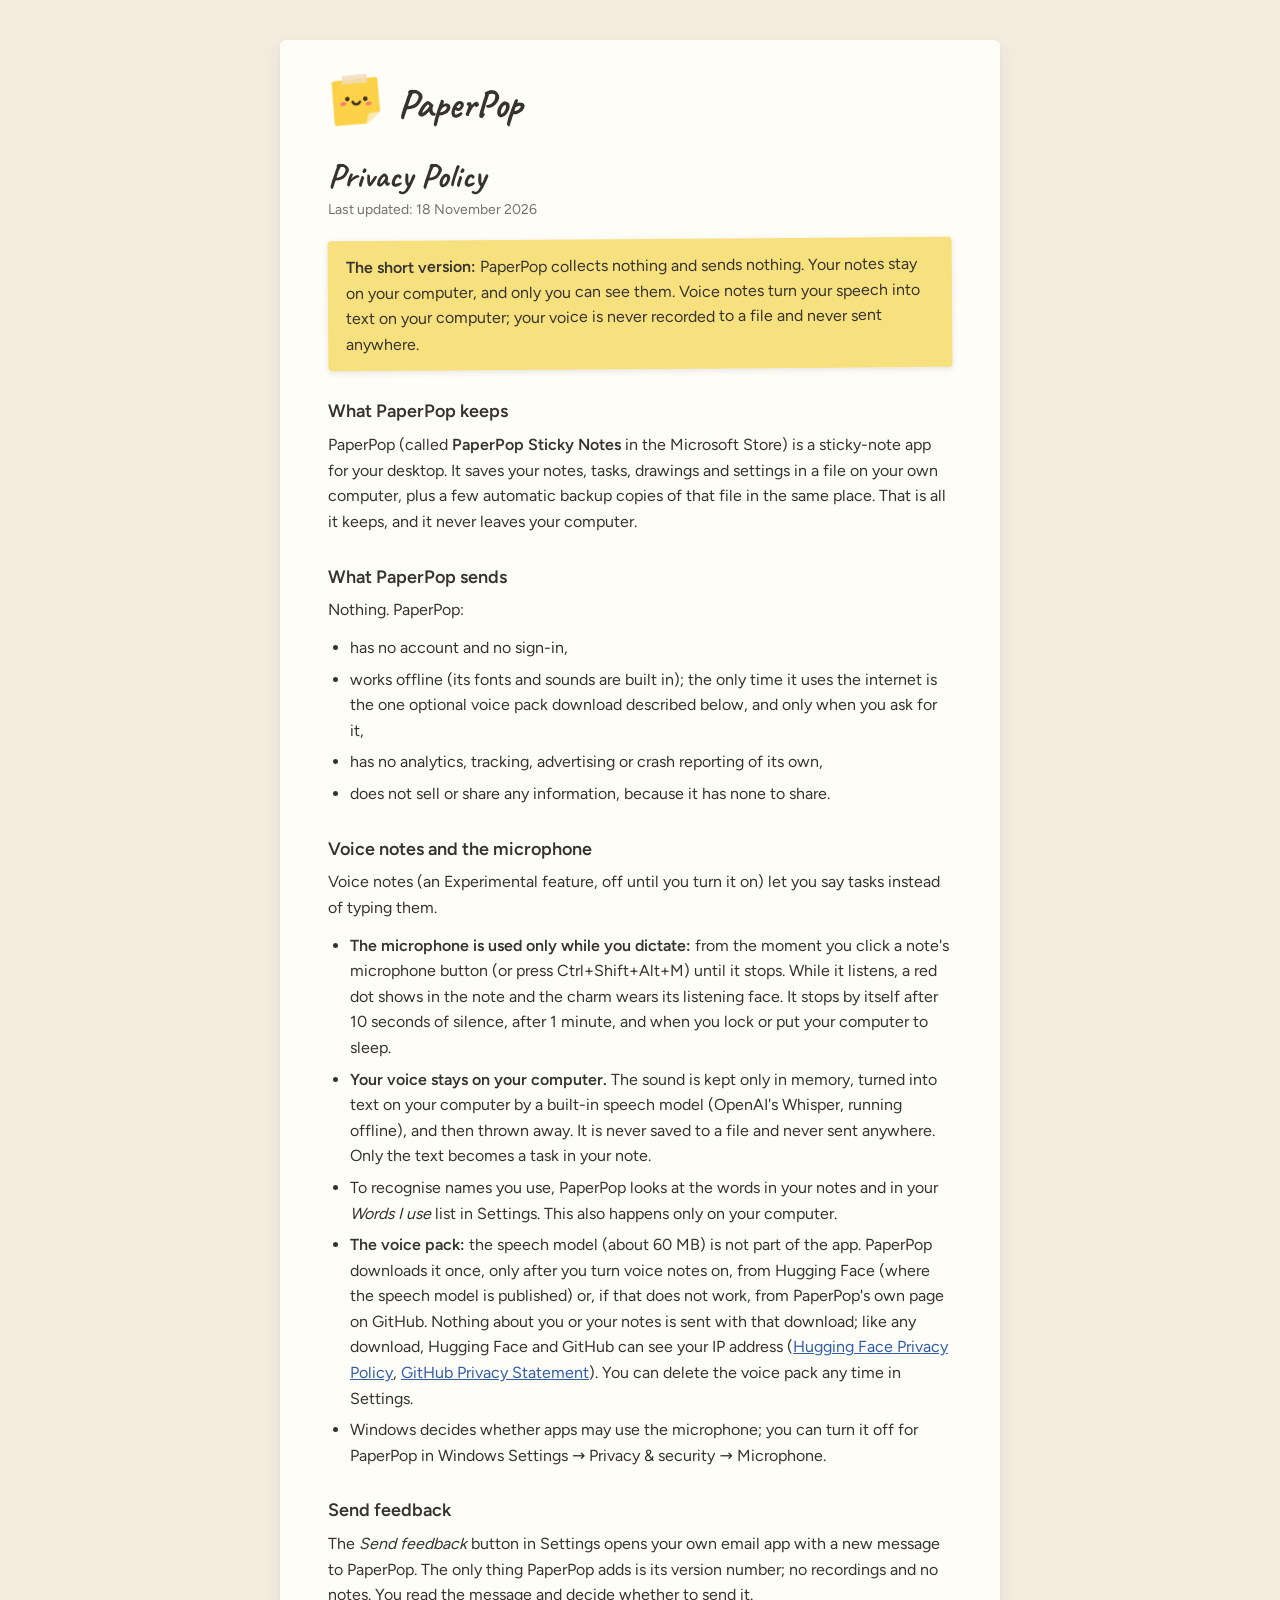
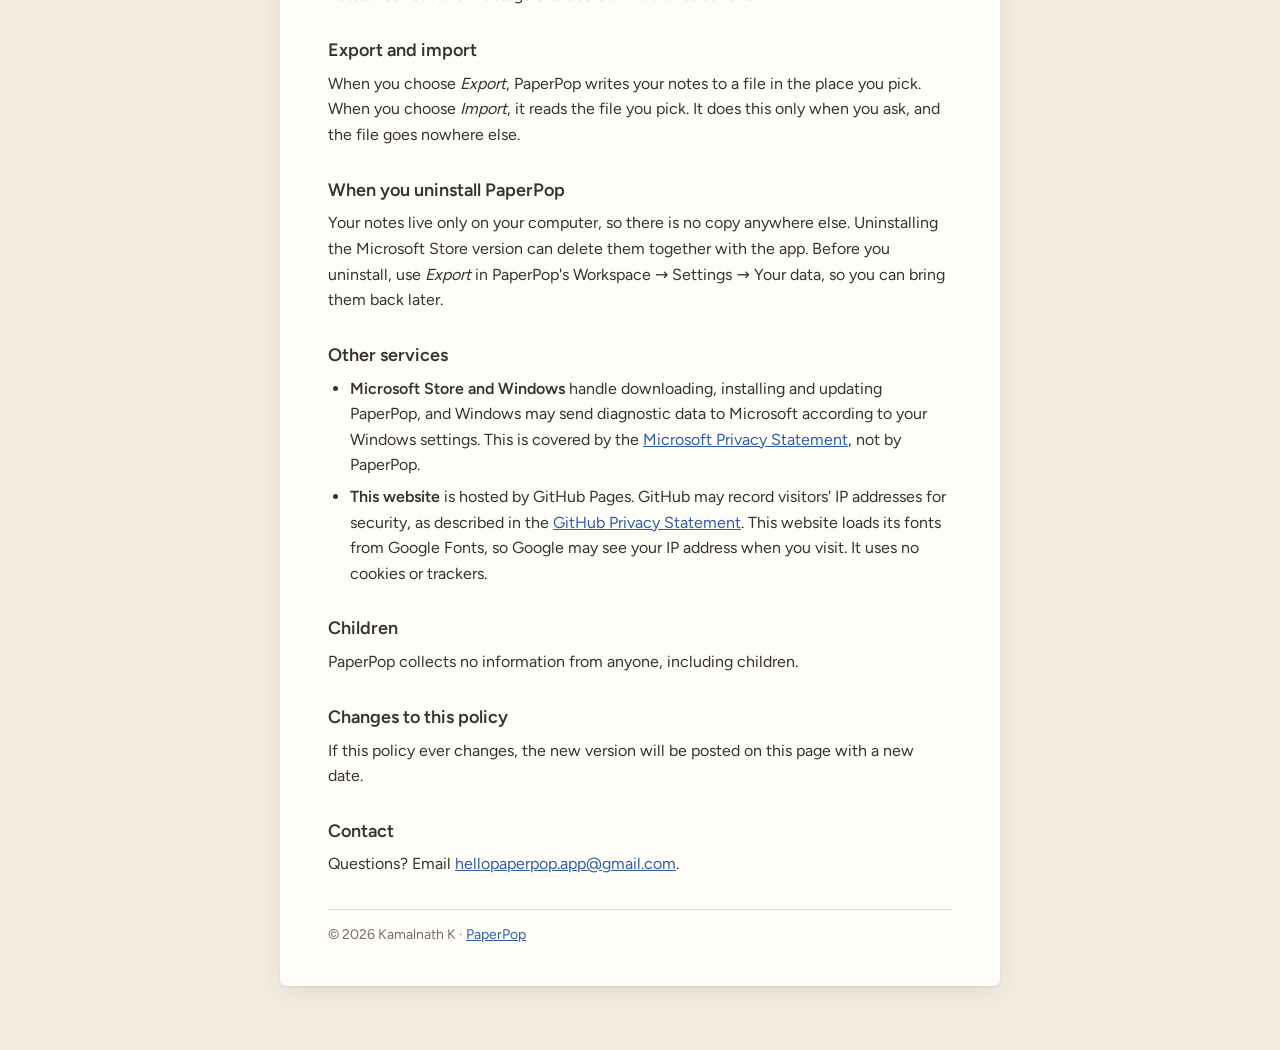
<file: privacy.html>
<!doctype html>
<html lang="en">
<head>
<meta charset="utf-8">
<meta name="viewport" content="width=device-width, initial-scale=1">
<title>PaperPop Privacy Policy</title>
<meta name="description" content="PaperPop collects nothing. Your notes and your voice stay on your computer.">
<link rel="icon" href="paperpop.png">
<link rel="stylesheet" href="style.css">
</head>
<body>
<main class="page">
  <header><a href="./"><img src="paperpop.png" alt=""></a><a class="brand" href="./">PaperPop</a></header>

  <h1>Privacy Policy</h1>
  <p class="muted">Last updated: 18 November 2026</p>

  <div class="short">
    <strong>The short version:</strong> PaperPop collects nothing and sends nothing.
    Your notes stay on your computer, and only you can see them. Voice notes turn your speech into
    text on your computer; your voice is never recorded to a file and never sent anywhere.
  </div>

  <h2>What PaperPop keeps</h2>
  <p>PaperPop (called <strong>PaperPop Sticky Notes</strong> in the Microsoft Store) is a
  sticky-note app for your desktop. It saves your notes, tasks, drawings and
  settings in a file on your own computer, plus a few automatic backup copies of that file in the
  same place. That is all it keeps, and it never leaves your computer.</p>

  <h2>What PaperPop sends</h2>
  <p>Nothing. PaperPop:</p>
  <ul>
    <li>has no account and no sign-in,</li>
    <li>works offline (its fonts and sounds are built in); the only time it uses the internet is
    the one optional voice pack download described below, and only when you ask for it,</li>
    <li>has no analytics, tracking, advertising or crash reporting of its own,</li>
    <li>does not sell or share any information, because it has none to share.</li>
  </ul>

  <h2>Voice notes and the microphone</h2>
  <p>Voice notes (an Experimental feature, off until you turn it on) let you say tasks instead of
  typing them.</p>
  <ul>
    <li><strong>The microphone is used only while you dictate:</strong> from the moment you click a
    note's microphone button (or press Ctrl+Shift+Alt+M) until it stops. While it listens, a red dot shows in
    the note and the charm wears its listening face. It stops by itself after 10 seconds of silence,
    after 1 minute, and when you lock or put your computer to sleep.</li>
    <li><strong>Your voice stays on your computer.</strong> The sound is kept only in memory, turned
    into text on your computer by a built-in speech model (OpenAI's Whisper, running offline), and
    then thrown away. It is never saved to a file and never sent anywhere. Only the text becomes a
    task in your note.</li>
    <li>To recognise names you use, PaperPop looks at the words in your notes and in your
    <em>Words I use</em> list in Settings. This also happens only on your computer.</li>
    <li><strong>The voice pack:</strong> the speech model (about 60 MB) is not part of the app.
    PaperPop downloads it once, only after you turn voice notes on, from Hugging Face (where the
    speech model is published) or, if that does not work, from PaperPop's own page on GitHub.
    Nothing about you or your notes is sent with that download; like any download, Hugging Face
    and GitHub can see your IP address
    (<a href="https://huggingface.co/privacy">Hugging Face Privacy Policy</a>,
    <a href="https://docs.github.com/en/site-policy/privacy-policies/github-general-privacy-statement">GitHub Privacy Statement</a>).
    You can delete the voice pack any time in Settings.</li>
    <li>Windows decides whether apps may use the microphone; you can turn it off for PaperPop in
    Windows Settings → Privacy &amp; security → Microphone.</li>
  </ul>

  <h2>Send feedback</h2>
  <p>The <em>Send feedback</em> button in Settings opens your own email app with a new message to
  PaperPop. The only thing PaperPop adds is its version number; no recordings and no notes. You
  read the message and decide whether to send it.</p>

  <h2>Export and import</h2>
  <p>When you choose <em>Export</em>, PaperPop writes your notes to a file in the place you pick.
  When you choose <em>Import</em>, it reads the file you pick. It does this only when you ask, and
  the file goes nowhere else.</p>

  <h2>When you uninstall PaperPop</h2>
  <p>Your notes live only on your computer, so there is no copy anywhere else. Uninstalling the
  Microsoft Store version can delete them together with the app. Before you uninstall, use
  <em>Export</em> in PaperPop's Workspace → Settings → Your data, so you can bring them back later.</p>

  <h2>Other services</h2>
  <ul>
    <li><strong>Microsoft Store and Windows</strong> handle downloading, installing and updating
    PaperPop, and Windows may send diagnostic data to Microsoft according to your Windows settings.
    This is covered by the <a href="https://privacy.microsoft.com/privacystatement">Microsoft Privacy Statement</a>,
    not by PaperPop.</li>
    <li><strong>This website</strong> is hosted by GitHub Pages. GitHub may record visitors' IP
    addresses for security, as described in the
    <a href="https://docs.github.com/en/site-policy/privacy-policies/github-general-privacy-statement">GitHub Privacy Statement</a>.
    This website loads its fonts from Google Fonts, so Google may see your IP address when you visit. It uses no cookies or trackers.</li>
  </ul>

  <h2>Children</h2>
  <p>PaperPop collects no information from anyone, including children.</p>

  <h2>Changes to this policy</h2>
  <p>If this policy ever changes, the new version will be posted on this page with a new date.</p>

  <h2>Contact</h2>
  <p>Questions? Email <a href="mailto:hellopaperpop.app@gmail.com">hellopaperpop.app@gmail.com</a>.</p>

  <footer class="muted">© 2026 Kamalnath K · <a href="./">PaperPop</a></footer>
</main>
</body>
</html>
</file>
<file: style.css>
/* PaperPop website: the app's own colours and fonts (docs/SPEC.md 2), nothing loaded from elsewhere */
@font-face { font-family: 'Caveat'; font-style: normal; font-weight: 500 700; font-display: swap; src: url(fonts/caveat-latin.woff2) format('woff2'); }
@font-face { font-family: 'Figtree'; font-style: normal; font-weight: 400 600; font-display: swap; src: url(fonts/figtree-latin.woff2) format('woff2'); }

:root {
  --cream: #FFFDF8; --ink: #36332F; --muted: #77706A; --butter: #F7E07E; --accent: #D9603B;
  --case: #F3ECDF; --line: #E4D8C4;
}
* { box-sizing: border-box; }
html { background: var(--case); }
body {
  margin: 0; padding: 40px 16px 64px; color: var(--ink); background: var(--case);
  font: 400 16px/1.6 'Figtree', system-ui, sans-serif;
}
.page {
  max-width: 720px; margin: 0 auto; background: var(--cream); border-radius: 6px;
  padding: 32px clamp(20px, 5vw, 48px) 40px; box-shadow: 0 1px 2px rgba(54,51,47,.08), 0 8px 24px rgba(54,51,47,.08);
}
header { display: flex; align-items: center; gap: 14px; margin-bottom: 8px; }
header img { width: 56px; height: 56px; }
header a { color: inherit; text-decoration: none; }
.brand { font: 700 40px/1 'Caveat', cursive; }
h1 { font: 700 34px/1.15 'Caveat', cursive; margin: 20px 0 4px; }
h2 { font-size: 18px; font-weight: 600; margin: 28px 0 6px; }
p, ul { margin: 0 0 12px; }
ul { padding-left: 22px; }
li { margin-bottom: 6px; }
.muted { color: var(--muted); font-size: 14px; }
.short {
  background: var(--butter); border-radius: 4px; padding: 14px 18px; margin: 18px 0 8px;
  transform: rotate(-.4deg); box-shadow: 0 2px 6px rgba(54,51,47,.12);
}
a { color: #2F5DA8; }
footer { margin-top: 32px; padding-top: 14px; border-top: 1px solid var(--line); }
</file>
